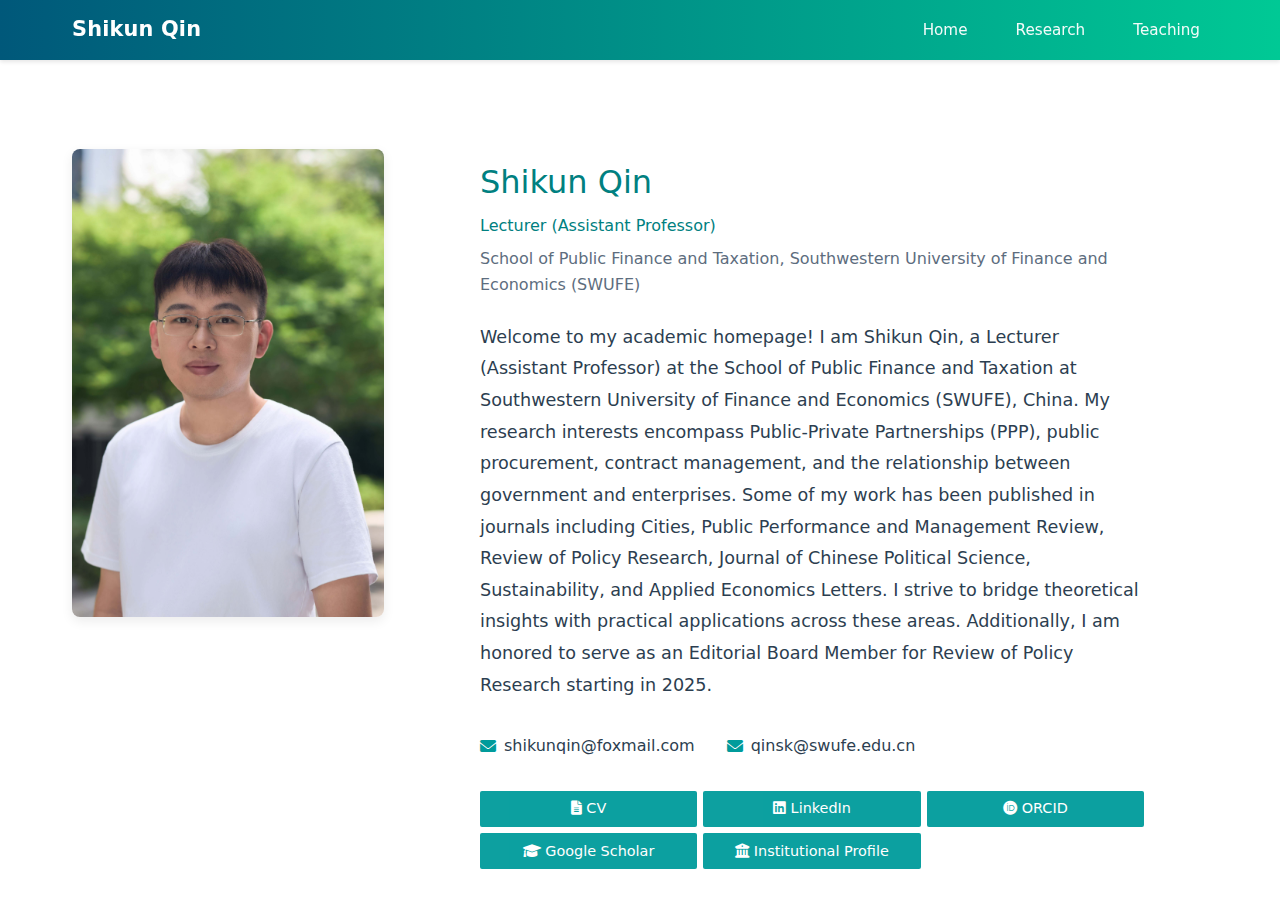
<file: index.html>
<!DOCTYPE html>
<html lang="en">
<head>
    <meta charset="UTF-8">
    <meta name="viewport" content="width=device-width, initial-scale=1.0">
    <title>Shikun Qin's Personal Website</title>
    <meta name="description" content="Shikun Qin's personal academic website. Assistant Professor at SWUFE specializing in Public-Private Partnerships and public procurement.">
    <meta name="keywords" content="Shikun Qin, SWUFE, Public-Private Partnerships, PPP, public procurement, academic">
    <meta name="author" content="Shikun Qin">
    <link rel="stylesheet" href="styles.css">
    <link rel="stylesheet" href="https://cdnjs.cloudflare.com/ajax/libs/font-awesome/6.0.0/css/all.min.css">
    <link href="https://fonts.googleapis.com/css2?family=Roboto:wght@300;400;500&family=Lora:wght@400;500&display=swap" rel="stylesheet">
</head>
<body>
    <nav class="navbar">
        <div class="nav-container">
            <a href="index.html" class="nav-name">Shikun Qin</a>
            <div class="nav-links">
                <a href="index.html">Home</a>
                <a href="research.html">Research</a>
                <a href="teaching.html">Teaching</a>
            </div>
        </div>
    </nav>

    <main class="container">
        <div class="home-content">
            <div class="photo-section">
                <img src="images/photo.jpg" alt="Shikun Qin" class="profile-photo">
            </div>
            <div class="info-section">
                <h1 class="name">Shikun Qin</h1>
                <p class="title">Lecturer (Assistant Professor)</p>
                <p class="affiliation">School of Public Finance and Taxation, <a href="https://e.swufe.edu.cn/" target="_blank">Southwestern University of Finance and Economics (SWUFE)</a></p>
                
                <div class="introduction">
                    <p><span class="welcome-text">Welcome to my academic homepage! </span>I am Shikun Qin, a Lecturer (Assistant Professor) at the School of Public Finance and Taxation at Southwestern University of Finance and Economics (SWUFE), China. My research interests encompass Public-Private Partnerships (PPP), public procurement, contract management, and the relationship between government and enterprises. Some of my work has been published in journals including Cities, Public Performance and Management Review, Review of Policy Research, Journal of Chinese Political Science, Sustainability, and Applied Economics Letters. I strive to bridge theoretical insights with practical applications across these areas. Additionally, I am honored to serve as an Editorial Board Member for Review of Policy Research starting in 2025.</p>
                </div>

                <div class="email-container">
                    <div class="email-text">
                        <i class="fas fa-envelope"></i> shikunqin@foxmail.com
                    </div>
                    <div class="email-text">
                        <i class="fas fa-envelope"></i> qinsk@swufe.edu.cn
                    </div>
                </div>

                <div class="buttons">
                    <a href="pdf/CV_SHIKUN QIN.pdf" class="btn" target="_blank">
                        <i class="fas fa-file-alt"></i> CV
                    </a>
                    <a href="https://www.linkedin.com/in/shikunqin" class="btn" target="_blank">
                        <i class="fab fa-linkedin"></i> LinkedIn
                    </a>
                    <a href="https://orcid.org/0000-0001-5039-048X" class="btn" target="_blank">
                        <i class="fab fa-orcid"></i> ORCID
                    </a>
                    <a href="https://scholar.google.com.hk/citations?user=auSOhg8AAAAJ&hl=zh-CN" class="btn" target="_blank">
                        <i class="fas fa-graduation-cap"></i> Google Scholar
                    </a>
                    <a href="https://spft.swufe.edu.cn/info/1071/18703.htm" class="btn" target="_blank">
                        <i class="fas fa-university"></i> Institutional Profile
                    </a>
                </div>
            </div>
        </div>
    </main>

    <script src="script.js"></script>
</body>
</html>
</file>
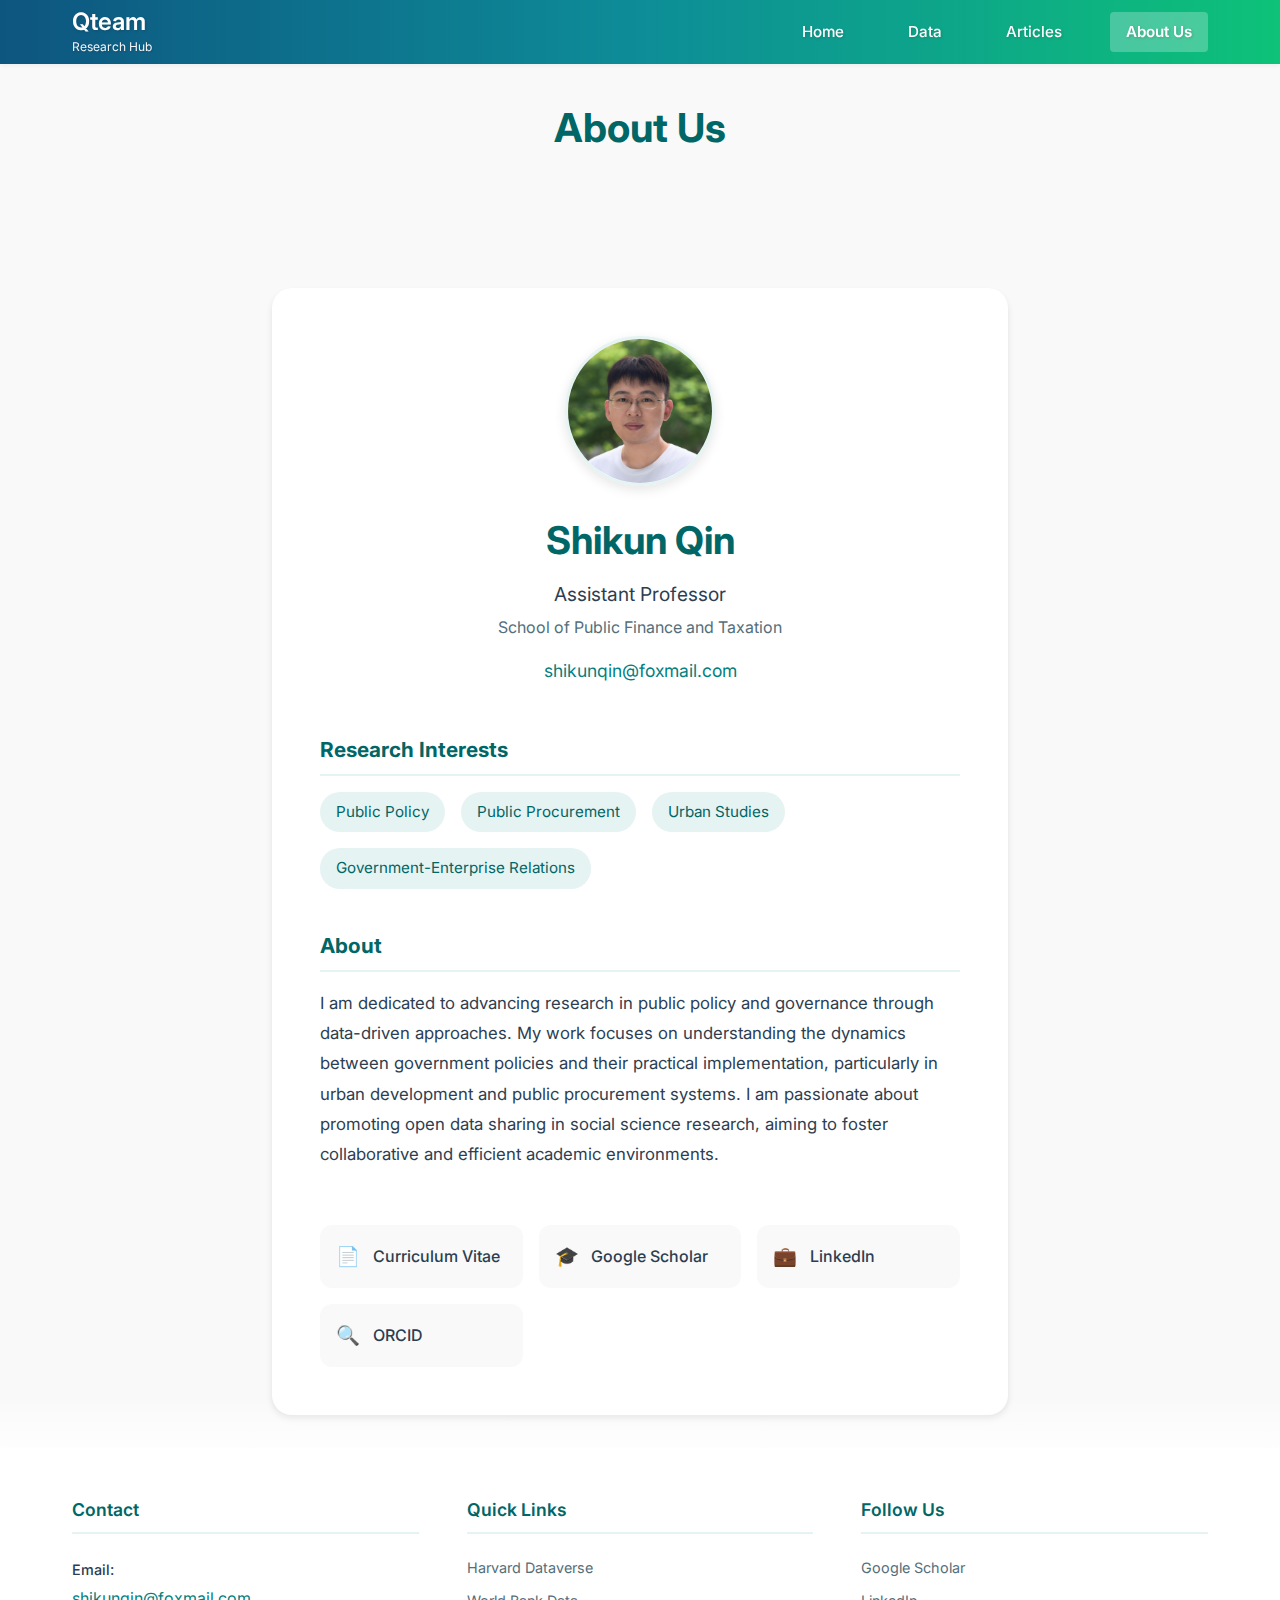
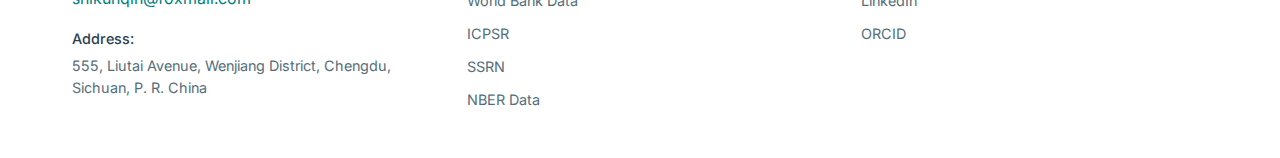
<file: about.html>
<!DOCTYPE html>
<html lang="en">
<head>
    <meta charset="UTF-8">
    <meta name="viewport" content="width=device-width, initial-scale=1.0">
    <title>About Us - Qteam Research Hub</title>
    <link rel="stylesheet" href="css/style.css">
    <link rel="preconnect" href="https://fonts.googleapis.com">
    <link rel="preconnect" href="https://fonts.gstatic.com" crossorigin>
    <link href="https://fonts.googleapis.com/css2?family=Inter:wght@400;500;600;700&display=swap" rel="stylesheet">
</head>
<body>
    <header>
        <nav class="navbar">
            <div class="nav-content">
                <div class="nav-left">
                    <a href="index.html" class="logo">
                        <span class="logo-text">Qteam</span>
                        <span class="logo-tagline">Research Hub</span>
                    </a>
                    <div class="nav-links">
                        <a href="index.html">Home</a>
                        <a href="data.html">Data</a>
                        <a href="articles.html">Articles</a>
                        <a href="about.html" class="active">About Us</a>
                    </div>
                </div>
            </div>
        </nav>
    </header>

    <main>
        <section class="page-header">
            <h1>About Us</h1>
        </section>

        <section class="profile-section">
            <div class="profile-card">
                <div class="profile-header">
                    <div class="profile-image">
                        <img src="images/team/xjpic.jpg" alt="Professor Shikun Qin">
                    </div>
                    <div class="profile-title">
                        <h2>Shikun Qin</h2>
                        <p class="position">Assistant Professor</p>
                        <p class="department">School of Public Finance and Taxation</p>
                        <p class="email">shikunqin@foxmail.com</p>
                    </div>
                </div>

                <div class="profile-content">
                    <div class="research-interests">
                        <h3>Research Interests</h3>
                        <ul>
                            <li>Public Policy</li>
                            <li>Public Procurement</li>
                            <li>Urban Studies</li>
                            <li>Government-Enterprise Relations</li>
                        </ul>
                    </div>

                    <div class="profile-bio">
                        <h3>About</h3>
                        <p>I am dedicated to advancing research in public policy and governance through data-driven approaches. My work focuses on understanding the dynamics between government policies and their practical implementation, particularly in urban development and public procurement systems. I am passionate about promoting open data sharing in social science research, aiming to foster collaborative and efficient academic environments.</p>
                    </div>

                    <div class="profile-links">
                        <a href="pdf/CV_SHIKUN QIN.pdf" class="profile-link" target="_blank">
                            <span class="link-icon">📄</span>
                            <span class="link-text">Curriculum Vitae</span>
                        </a>
                        <a href="https://scholar.google.com/citations?user=auSOhg8AAAAJ&hl=en" class="profile-link" target="_blank">
                            <span class="link-icon">🎓</span>
                            <span class="link-text">Google Scholar</span>
                        </a>
                        <a href="https://www.linkedin.com/in/shikunqin" class="profile-link" target="_blank">
                            <span class="link-icon">💼</span>
                            <span class="link-text">LinkedIn</span>
                        </a>
                        <a href="https://orcid.org/0000-0001-5039-048X" class="profile-link" target="_blank">
                            <span class="link-icon">🔍</span>
                            <span class="link-text">ORCID</span>
                        </a>
                    </div>
                </div>
            </div>
        </section>
    </main>

    <footer class="site-footer">
        <div class="footer-content">
            <div class="footer-section">
                <h4 class="footer-title">Contact</h4>
                <div class="contact-info">
                    <div class="contact-item">
                        <span class="label">Email:</span>
                        <a href="mailto:shikunqin@foxmail.com">shikunqin@foxmail.com</a>
                    </div>
                    <div class="contact-item">
                        <span class="label">Address:</span>
                        <div class="address-info">
                            <p>555, Liutai Avenue, Wenjiang District, Chengdu, Sichuan, P. R. China</p>
                        </div>
                    </div>
                </div>
            </div>
            <div class="footer-section">
                <h4 class="footer-title">Quick Links</h4>
                <div class="footer-links">
                    <a href="https://dataverse.harvard.edu/" target="_blank">Harvard Dataverse</a>
                    <a href="https://data.worldbank.org/" target="_blank">World Bank Data</a>
                    <a href="https://www.icpsr.umich.edu/" target="_blank">ICPSR</a>
                    <a href="https://www.ssrn.com/" target="_blank">SSRN</a>
                    <a href="https://www.nber.org/research/data" target="_blank">NBER Data</a>
                </div>
            </div>
            <div class="footer-section">
                <h4 class="footer-title">Follow Us</h4>
                <div class="social-links">
                    <a href="https://scholar.google.com/citations?user=auSOhg8AAAAJ&hl=en" target="_blank">Google Scholar</a>
                    <a href="https://www.linkedin.com/in/shikunqin" target="_blank">LinkedIn</a>
                    <a href="https://orcid.org/0000-0001-5039-048X" target="_blank">ORCID</a>
                </div>
            </div>
        </div>
    </footer>

    <script>
        // 滚动时改变导航栏样式
        window.addEventListener('scroll', () => {
            const navbar = document.querySelector('.navbar');
            if (window.scrollY > 50) {
                navbar.classList.add('scrolled');
            } else {
                navbar.classList.remove('scrolled');
            }
        });
    </script>
</body>
</html>
</file>
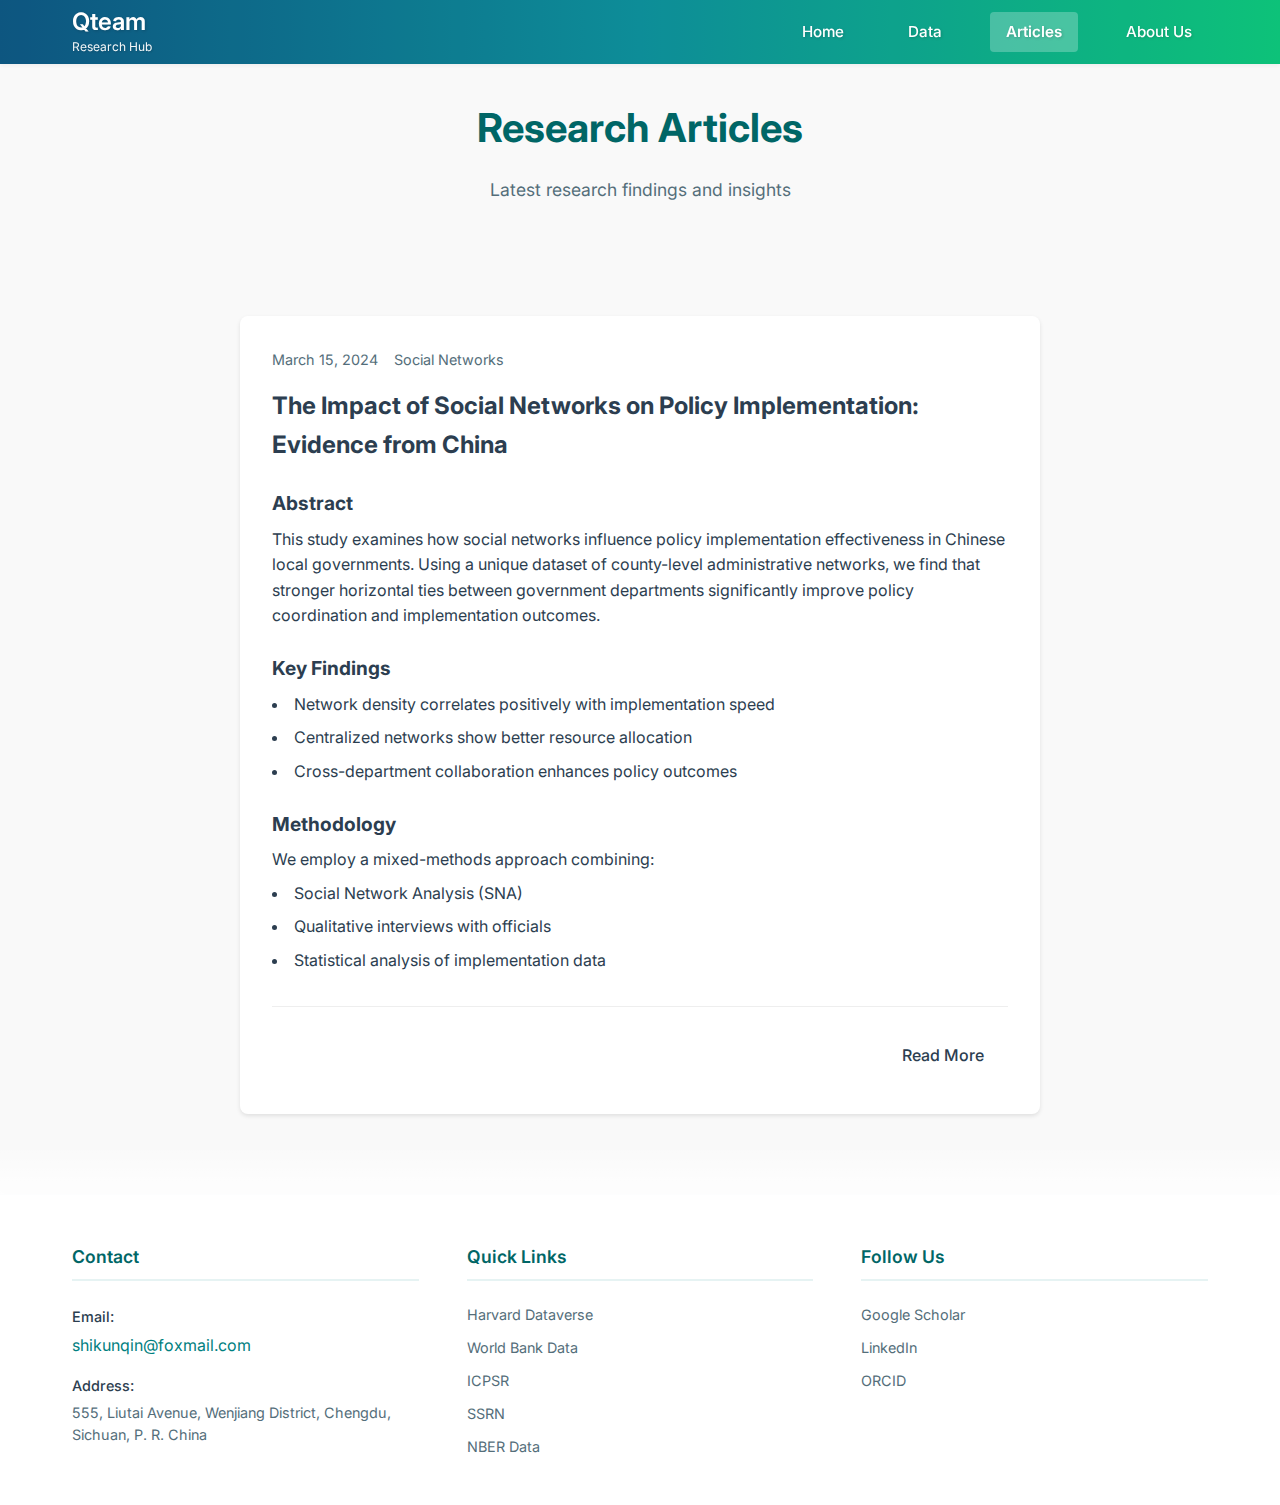
<file: articles.html>
<!DOCTYPE html>
<html lang="en">
<head>
    <meta charset="UTF-8">
    <meta name="viewport" content="width=device-width, initial-scale=1.0">
    <title>Articles - Qteam Research Hub</title>
    <link rel="stylesheet" href="css/style.css">
    <link rel="preconnect" href="https://fonts.googleapis.com">
    <link rel="preconnect" href="https://fonts.gstatic.com" crossorigin>
    <link href="https://fonts.googleapis.com/css2?family=Inter:wght@400;500;600;700&display=swap" rel="stylesheet">
</head>
<body>
    <header>
        <nav class="navbar">
            <div class="nav-content">
                <div class="nav-left">
                    <a href="index.html" class="logo">
                        <span class="logo-text">Qteam</span>
                        <span class="logo-tagline">Research Hub</span>
                    </a>
                    <div class="nav-links">
                        <a href="index.html">Home</a>
                        <a href="data.html">Data</a>
                        <a href="articles.html" class="active">Articles</a>
                        <a href="about.html">About Us</a>
                    </div>
                </div>
            </div>
        </nav>
    </header>

    <main>
        <section class="page-header">
            <h1>Research Articles</h1>
            <p>Latest research findings and insights</p>
        </section>

        <section class="articles-grid">
            <article class="article-card">
                <div class="article-meta">
                    <span class="date">March 15, 2024</span>
                    <span class="category">Social Networks</span>
                </div>
                <h2>The Impact of Social Networks on Policy Implementation: Evidence from China</h2>
                <div class="article-preview">
                    <h3>Abstract</h3>
                    <p>This study examines how social networks influence policy implementation effectiveness in Chinese local governments. Using a unique dataset of county-level administrative networks, we find that stronger horizontal ties between government departments significantly improve policy coordination and implementation outcomes.</p>
                    
                    <h3>Key Findings</h3>
                    <ul>
                        <li>Network density correlates positively with implementation speed</li>
                        <li>Centralized networks show better resource allocation</li>
                        <li>Cross-department collaboration enhances policy outcomes</li>
                    </ul>
                    
                    <h3>Methodology</h3>
                    <p>We employ a mixed-methods approach combining:</p>
                    <ul>
                        <li>Social Network Analysis (SNA)</li>
                        <li>Qualitative interviews with officials</li>
                        <li>Statistical analysis of implementation data</li>
                    </ul>
                </div>
                <div class="article-footer">
                    <a href="#" class="button secondary">Read More</a>
                </div>
            </article>
            <!-- 可以添加更多文章 -->
        </section>
    </main>

    <footer class="site-footer">
        <div class="footer-content">
            <div class="footer-section">
                <h4 class="footer-title">Contact</h4>
                <div class="contact-info">
                    <div class="contact-item">
                        <span class="label">Email:</span>
                        <a href="mailto:shikunqin@foxmail.com">shikunqin@foxmail.com</a>
                    </div>
                    <div class="contact-item">
                        <span class="label">Address:</span>
                        <div class="address-info">
                            <p>555, Liutai Avenue, Wenjiang District, Chengdu, Sichuan, P. R. China</p>
                        </div>
                    </div>
                </div>
            </div>
            <div class="footer-section">
                <h4 class="footer-title">Quick Links</h4>
                <div class="footer-links">
                    <a href="https://dataverse.harvard.edu/" target="_blank">Harvard Dataverse</a>
                    <a href="https://data.worldbank.org/" target="_blank">World Bank Data</a>
                    <a href="https://www.icpsr.umich.edu/" target="_blank">ICPSR</a>
                    <a href="https://www.ssrn.com/" target="_blank">SSRN</a>
                    <a href="https://www.nber.org/research/data" target="_blank">NBER Data</a>
                </div>
            </div>
            <div class="footer-section">
                <h4 class="footer-title">Follow Us</h4>
                <div class="social-links">
                    <a href="https://scholar.google.com/citations?user=auSOhg8AAAAJ&hl=en" target="_blank">Google Scholar</a>
                    <a href="https://www.linkedin.com/in/shikunqin" target="_blank">LinkedIn</a>
                    <a href="https://orcid.org/0000-0001-5039-048X" target="_blank">ORCID</a>
                </div>
            </div>
        </div>
    </footer>
</body>
</html>
</file>
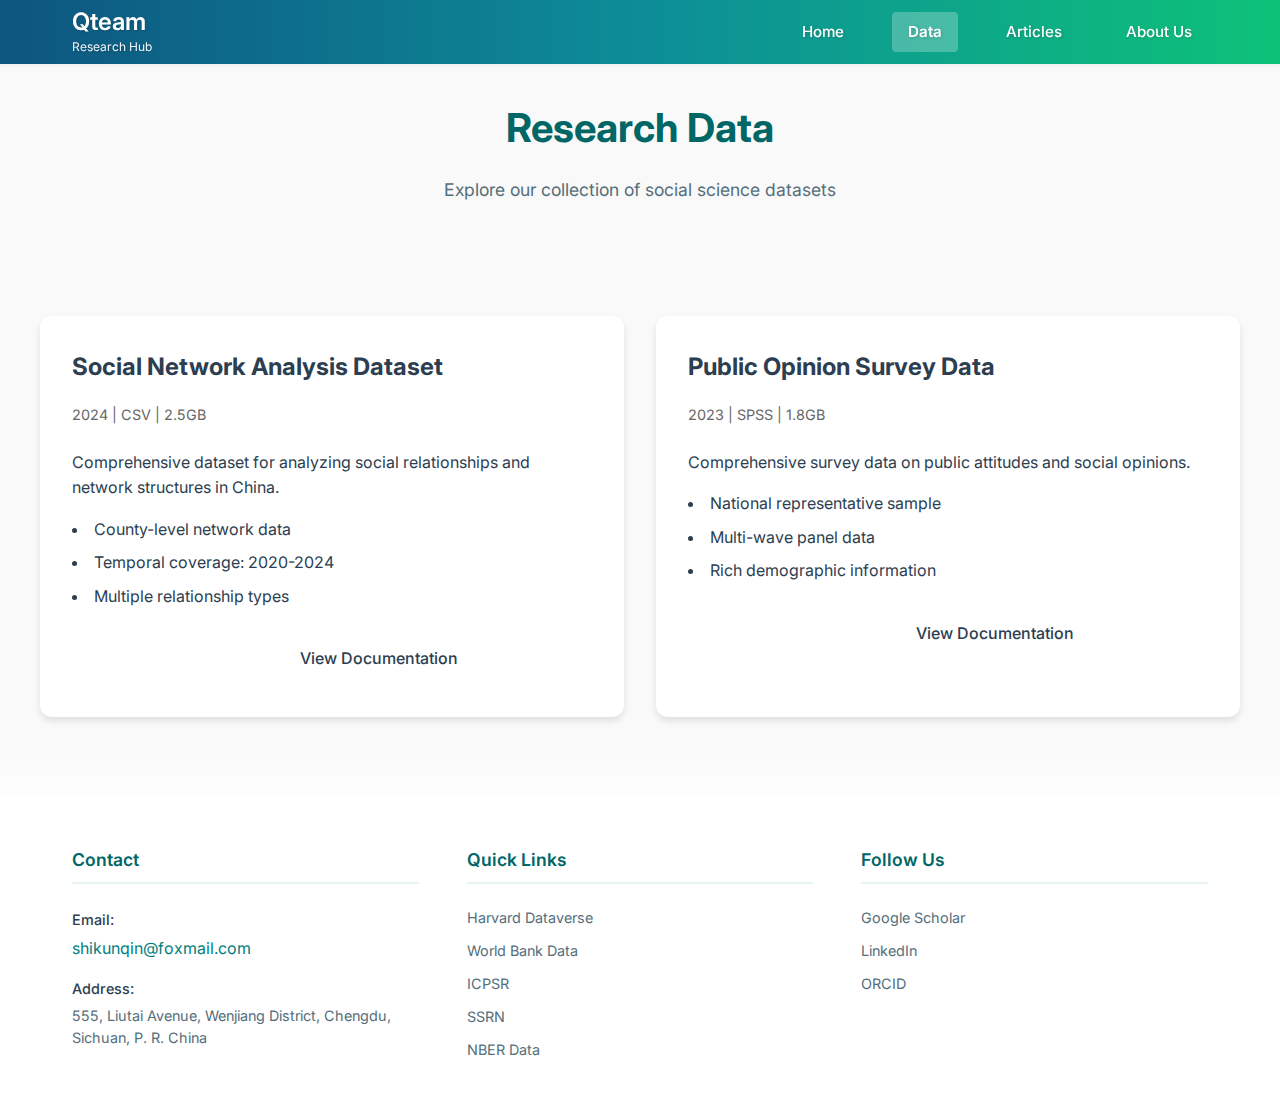
<file: data.html>
<!DOCTYPE html>
<html lang="en">
<head>
    <meta charset="UTF-8">
    <meta name="viewport" content="width=device-width, initial-scale=1.0">
    <title>Data - Qteam Research Hub</title>
    <link rel="stylesheet" href="css/style.css">
    <link rel="preconnect" href="https://fonts.googleapis.com">
    <link rel="preconnect" href="https://fonts.gstatic.com" crossorigin>
    <link href="https://fonts.googleapis.com/css2?family=Inter:wght@400;500;600;700&display=swap" rel="stylesheet">
</head>
<body>
    <header>
        <nav class="navbar">
            <div class="nav-content">
                <div class="nav-left">
                    <a href="index.html" class="logo">
                        <span class="logo-text">Qteam</span>
                        <span class="logo-tagline">Research Hub</span>
                    </a>
                    <div class="nav-links">
                        <a href="index.html">Home</a>
                        <a href="data.html" class="active">Data</a>
                        <a href="articles.html">Articles</a>
                        <a href="about.html">About Us</a>
                    </div>
                </div>
            </div>
        </nav>
    </header>

    <main>
        <section class="page-header">
            <h1>Research Data</h1>
            <p>Explore our collection of social science datasets</p>
        </section>

        <section class="data-grid">
            <article class="data-card">
                <div class="data-header">
                    <h2>Social Network Analysis Dataset</h2>
                    <span class="data-meta">2024 | CSV | 2.5GB</span>
                </div>
                <div class="data-content">
                    <p>Comprehensive dataset for analyzing social relationships and network structures in China.</p>
                    <ul class="data-features">
                        <li>County-level network data</li>
                        <li>Temporal coverage: 2020-2024</li>
                        <li>Multiple relationship types</li>
                    </ul>
                    <div class="data-actions">
                        <a href="#" class="button primary">Download Dataset</a>
                        <a href="#" class="button secondary">View Documentation</a>
                    </div>
                </div>
            </article>

            <article class="data-card">
                <div class="data-header">
                    <h2>Public Opinion Survey Data</h2>
                    <span class="data-meta">2023 | SPSS | 1.8GB</span>
                </div>
                <div class="data-content">
                    <p>Comprehensive survey data on public attitudes and social opinions.</p>
                    <ul class="data-features">
                        <li>National representative sample</li>
                        <li>Multi-wave panel data</li>
                        <li>Rich demographic information</li>
                    </ul>
                    <div class="data-actions">
                        <a href="#" class="button primary">Download Dataset</a>
                        <a href="#" class="button secondary">View Documentation</a>
                    </div>
                </div>
            </article>
        </section>
    </main>

    <footer class="site-footer">
        <div class="footer-content">
            <div class="footer-section">
                <h4 class="footer-title">Contact</h4>
                <div class="contact-info">
                    <div class="contact-item">
                        <span class="label">Email:</span>
                        <a href="mailto:shikunqin@foxmail.com">shikunqin@foxmail.com</a>
                    </div>
                    <div class="contact-item">
                        <span class="label">Address:</span>
                        <div class="address-info">
                            <p>555, Liutai Avenue, Wenjiang District, Chengdu, Sichuan, P. R. China</p>
                        </div>
                    </div>
                </div>
            </div>
            <div class="footer-section">
                <h4 class="footer-title">Quick Links</h4>
                <div class="footer-links">
                    <a href="https://dataverse.harvard.edu/" target="_blank">Harvard Dataverse</a>
                    <a href="https://data.worldbank.org/" target="_blank">World Bank Data</a>
                    <a href="https://www.icpsr.umich.edu/" target="_blank">ICPSR</a>
                    <a href="https://www.ssrn.com/" target="_blank">SSRN</a>
                    <a href="https://www.nber.org/research/data" target="_blank">NBER Data</a>
                </div>
            </div>
            <div class="footer-section">
                <h4 class="footer-title">Follow Us</h4>
                <div class="social-links">
                    <a href="https://scholar.google.com/citations?user=auSOhg8AAAAJ&hl=en" target="_blank">Google Scholar</a>
                    <a href="https://www.linkedin.com/in/shikunqin" target="_blank">LinkedIn</a>
                    <a href="https://orcid.org/0000-0001-5039-048X" target="_blank">ORCID</a>
                </div>
            </div>
        </div>
    </footer>
</body>
</html>
</file>
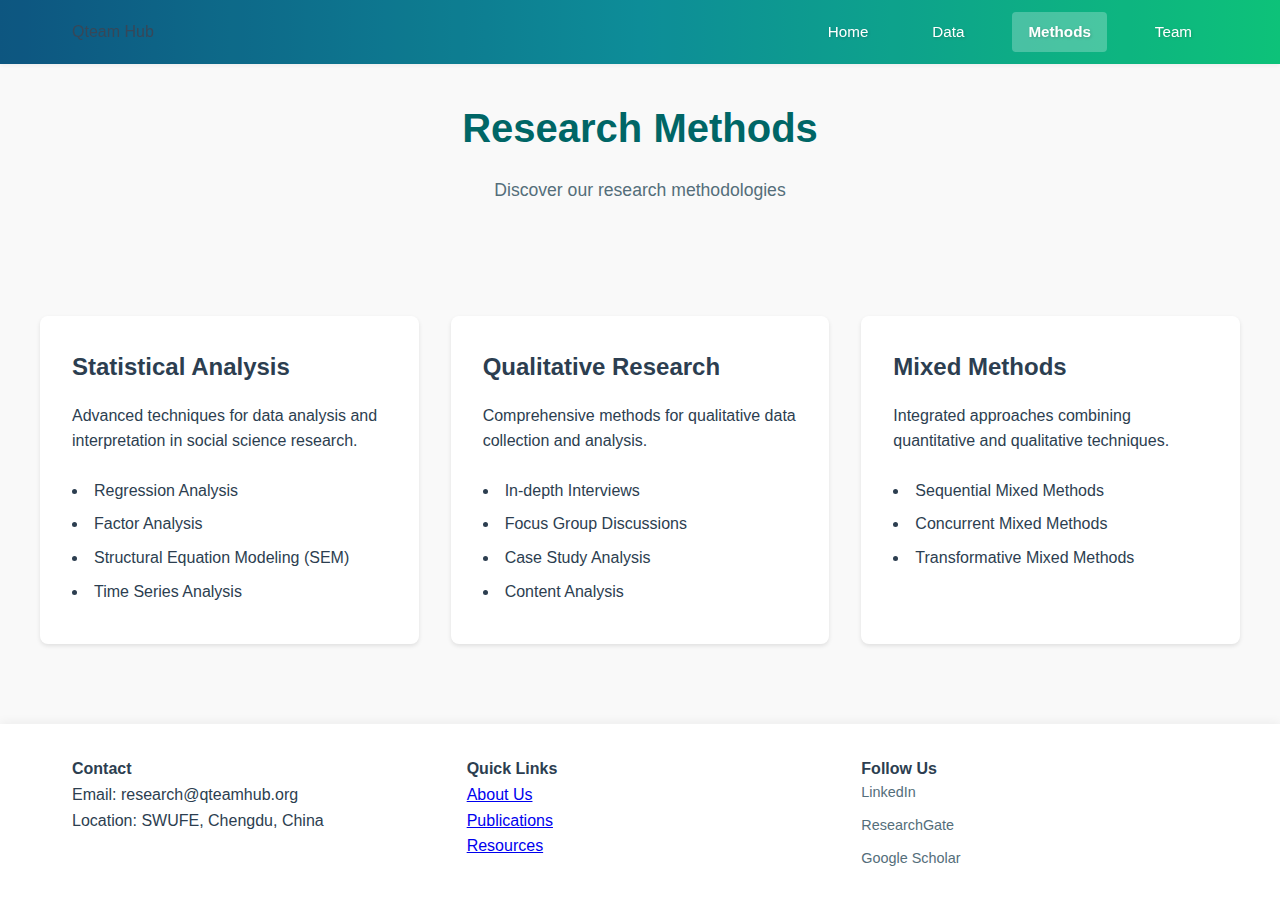
<file: methods.html>
<!DOCTYPE html>
<html lang="en">
<head>
    <meta charset="UTF-8">
    <meta name="viewport" content="width=device-width, initial-scale=1.0">
    <title>Research Methods - Qteam Hub</title>
    <link rel="stylesheet" href="css/style.css">
</head>
<body>
    <header>
        <nav class="navbar">
            <div class="nav-content">
                <div class="nav-left">
                    <div class="logo">Qteam Hub</div>
                    <div class="nav-links">
                        <a href="index.html">Home</a>
                        <a href="data.html">Data</a>
                        <a href="methods.html" class="active">Methods</a>
                        <a href="team.html">Team</a>
                    </div>
                </div>
            </div>
        </nav>
    </header>

    <main>
        <section class="page-header">
            <h1>Research Methods</h1>
            <p>Discover our research methodologies</p>
        </section>

        <section class="methods-grid">
            <article class="method-card">
                <h2>Statistical Analysis</h2>
                <p class="description">Advanced techniques for data analysis and interpretation in social science research.</p>
                <ul>
                    <li>Regression Analysis</li>
                    <li>Factor Analysis</li>
                    <li>Structural Equation Modeling (SEM)</li>
                    <li>Time Series Analysis</li>
                </ul>
            </article>
            
            <article class="method-card">
                <h2>Qualitative Research</h2>
                <p class="description">Comprehensive methods for qualitative data collection and analysis.</p>
                <ul>
                    <li>In-depth Interviews</li>
                    <li>Focus Group Discussions</li>
                    <li>Case Study Analysis</li>
                    <li>Content Analysis</li>
                </ul>
            </article>
            
            <article class="method-card">
                <h2>Mixed Methods</h2>
                <p class="description">Integrated approaches combining quantitative and qualitative techniques.</p>
                <ul>
                    <li>Sequential Mixed Methods</li>
                    <li>Concurrent Mixed Methods</li>
                    <li>Transformative Mixed Methods</li>
                </ul>
            </article>
        </section>
    </main>

    <footer>
        <div class="footer-content">
            <div class="footer-section">
                <h4>Contact</h4>
                <p>Email: research@qteamhub.org</p>
                <p>Location: SWUFE, Chengdu, China</p>
            </div>
            <div class="footer-section">
                <h4>Quick Links</h4>
                <a href="#">About Us</a>
                <a href="#">Publications</a>
                <a href="#">Resources</a>
            </div>
            <div class="footer-section">
                <h4>Follow Us</h4>
                <div class="social-links">
                    <a href="#">LinkedIn</a>
                    <a href="#">ResearchGate</a>
                    <a href="#">Google Scholar</a>
                </div>
            </div>
        </div>
    </footer>
</body>
</html>
</file>
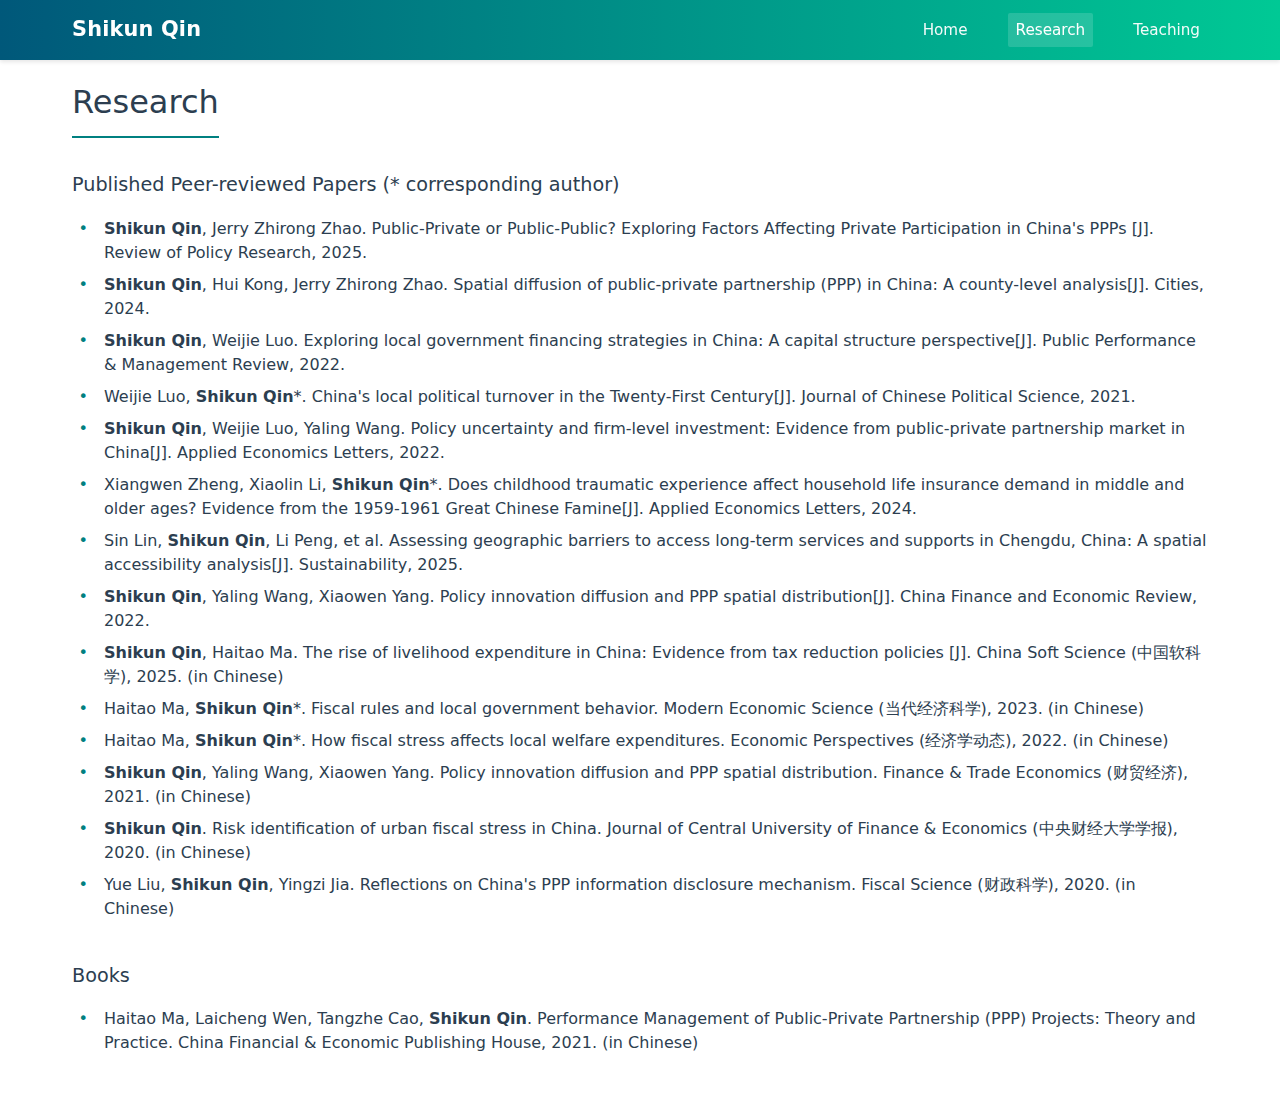
<file: research.html>
<!DOCTYPE html>
<html lang="en">
<head>
    <meta charset="UTF-8">
    <meta name="viewport" content="width=device-width, initial-scale=1.0">
    <title>Research - Shikun Qin's Personal Website</title>
    <meta name="description" content="Shikun Qin's research on Public-Private Partnerships, public procurement, and government-enterprise relations.">
    <meta name="keywords" content="Shikun Qin, research, publications, PPP, public procurement, academic papers">
    <meta name="author" content="Shikun Qin">
    <link rel="stylesheet" href="styles.css">
    <link rel="stylesheet" href="https://cdnjs.cloudflare.com/ajax/libs/font-awesome/6.0.0/css/all.min.css">
    <link href="https://fonts.googleapis.com/css2?family=Roboto:wght@300;400;500&family=Lora:wght@400;500&display=swap" rel="stylesheet">
</head>
<body>
    <nav class="navbar">
        <div class="nav-container">
            <a href="index.html" class="nav-name">Shikun Qin</a>
            <div class="nav-links">
                <a href="index.html">Home</a>
                <a href="research.html" class="active">Research</a>
                <a href="teaching.html">Teaching</a>
            </div>
        </div>
    </nav>

    <div class="container">
        <h1 class="section-title">Research</h1>
        
        <div class="content-section">
            <h2 class="subsection-title">Published Peer-reviewed Papers (* corresponding author)</h2>
            <div class="content-list">
                <div class="content-item">
                    <strong>Shikun Qin</strong>, Jerry Zhirong Zhao. Public-Private or Public-Public? Exploring Factors Affecting Private Participation in China's PPPs [J]. Review of Policy Research, 2025.
                </div>

                <div class="content-item">
                    <strong>Shikun Qin</strong>, Hui Kong, Jerry Zhirong Zhao. Spatial diffusion of public-private partnership (PPP) in China: A county-level analysis[J]. Cities, 2024.
                </div>

                <div class="content-item">
                    <strong>Shikun Qin</strong>, Weijie Luo. Exploring local government financing strategies in China: A capital structure perspective[J]. Public Performance & Management Review, 2022.
                </div>

                <div class="content-item">
                    Weijie Luo, <strong>Shikun Qin</strong>*. China's local political turnover in the Twenty-First Century[J]. Journal of Chinese Political Science, 2021.
                </div>

                <div class="content-item">
                    <strong>Shikun Qin</strong>, Weijie Luo, Yaling Wang. Policy uncertainty and firm-level investment: Evidence from public-private partnership market in China[J]. Applied Economics Letters, 2022.
                </div>

                <div class="content-item">
                    Xiangwen Zheng, Xiaolin Li, <strong>Shikun Qin</strong>*. Does childhood traumatic experience affect household life insurance demand in middle and older ages? Evidence from the 1959-1961 Great Chinese Famine[J]. Applied Economics Letters, 2024.
                </div>

                <div class="content-item">
                    Sin Lin, <strong>Shikun Qin</strong>, Li Peng, et al. Assessing geographic barriers to access long-term services and supports in Chengdu, China: A spatial accessibility analysis[J]. Sustainability, 2025.
                </div>

                <div class="content-item">
                    <strong>Shikun Qin</strong>, Yaling Wang, Xiaowen Yang. Policy innovation diffusion and PPP spatial distribution[J]. China Finance and Economic Review, 2022.
                </div>

                <div class="content-item">
                    <strong>Shikun Qin</strong>, Haitao Ma. The rise of livelihood expenditure in China: Evidence from tax reduction policies [J]. China Soft Science (中国软科学), 2025. (in Chinese)
                </div>

                <div class="content-item">
                    Haitao Ma, <strong>Shikun Qin</strong>*. Fiscal rules and local government behavior. Modern Economic Science (当代经济科学), 2023. (in Chinese)
                </div>

                <div class="content-item">
                    Haitao Ma, <strong>Shikun Qin</strong>*. How fiscal stress affects local welfare expenditures. Economic Perspectives (经济学动态), 2022. (in Chinese)
                </div>

                <div class="content-item">
                    <strong>Shikun Qin</strong>, Yaling Wang, Xiaowen Yang. Policy innovation diffusion and PPP spatial distribution. Finance & Trade Economics (财贸经济), 2021. (in Chinese)
                </div>

                <div class="content-item">
                    <strong>Shikun Qin</strong>. Risk identification of urban fiscal stress in China. Journal of Central University of Finance & Economics (中央财经大学学报), 2020. (in Chinese)
                </div>

                <div class="content-item">
                    Yue Liu, <strong>Shikun Qin</strong>, Yingzi Jia. Reflections on China's PPP information disclosure mechanism. Fiscal Science (财政科学), 2020. (in Chinese)
                </div>
            </div>
        </div>

        <div class="content-section">
            <h2 class="subsection-title">Books</h2>
            <div class="content-list">
                <div class="content-item">
                    Haitao Ma, Laicheng Wen, Tangzhe Cao, <strong>Shikun Qin</strong>. Performance Management of Public-Private Partnership (PPP) Projects: Theory and Practice. China Financial & Economic Publishing House, 2021. (in Chinese)
                </div>
            </div>
        </div>
    </div>

    <script src="script.js"></script>
</body>
</html>
</file>
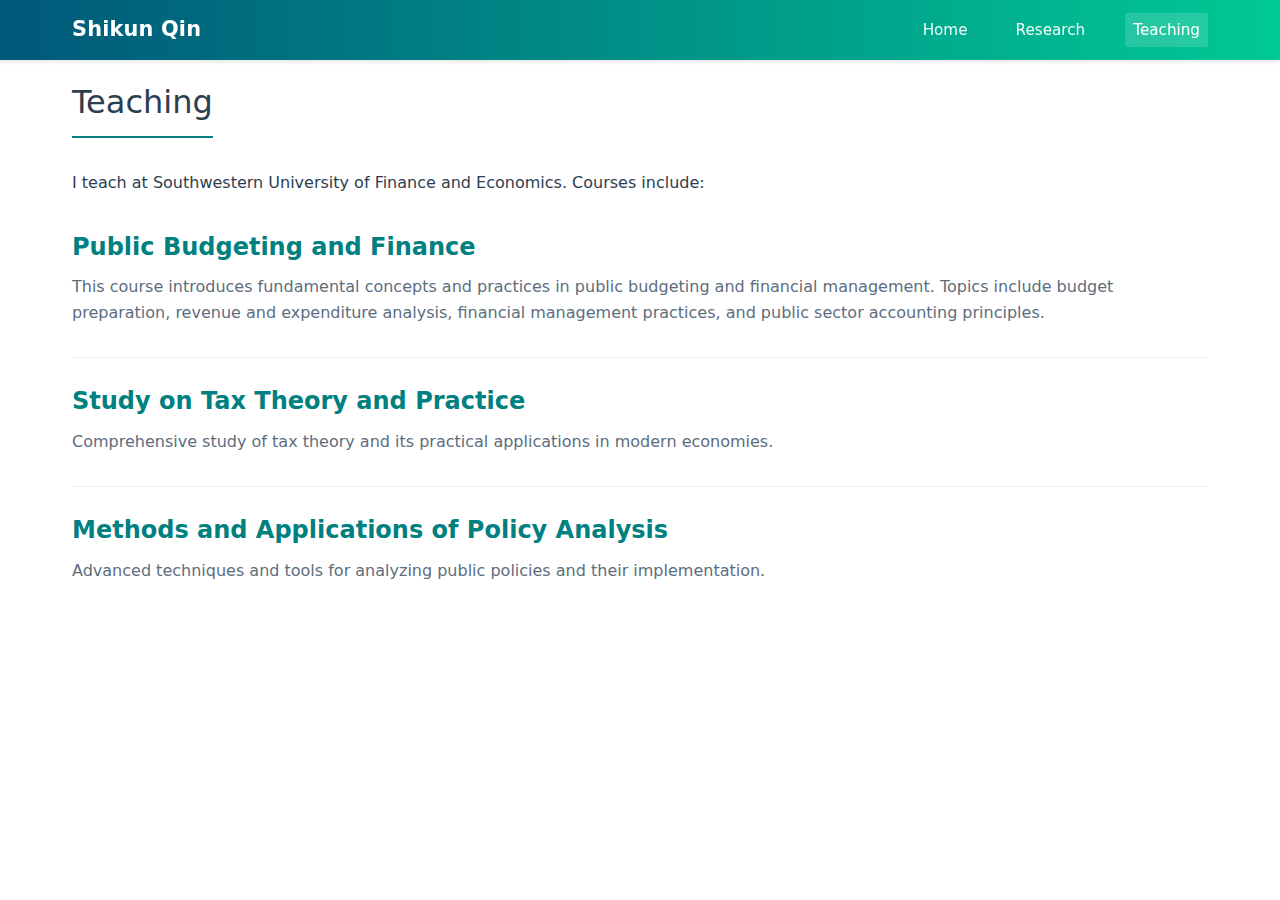
<file: teaching.html>
<!DOCTYPE html>
<html lang="en">
<head>
    <meta charset="UTF-8">
    <meta name="viewport" content="width=device-width, initial-scale=1.0">
    <title>Teaching - Shikun Qin's Personal Website</title>
    <meta name="description" content="Shikun Qin's teaching portfolio and courses at Southwestern University of Finance and Economics.">
    <meta name="keywords" content="Shikun Qin, teaching, courses, public finance, tax theory, policy analysis, SWUFE">
    <meta name="author" content="Shikun Qin">
    <link rel="stylesheet" href="styles.css">
    <link rel="stylesheet" href="https://cdnjs.cloudflare.com/ajax/libs/font-awesome/6.0.0/css/all.min.css">
    <link href="https://fonts.googleapis.com/css2?family=Roboto:wght@300;400;500&family=Lora:wght@400;500&display=swap" rel="stylesheet">
    <style>
        .courses {
            margin-top: 2rem;
        }
        .course {
            margin-bottom: 1.5rem;
            padding-bottom: 1.5rem;
            border-bottom: 1px solid #eee;
        }
        .course:last-child {
            border-bottom: none;
        }
        .course-title {
            color: var(--primary-color);
            margin-bottom: 0.5rem;
        }
        .course-description {
            color: var(--light-text);
            margin-bottom: 0.5rem;
        }
    </style>
</head>
<body>
    <nav class="navbar">
        <div class="nav-container">
            <a href="./index.html" class="nav-name">Shikun Qin</a>
            <div class="nav-links">
                <a href="./index.html">Home</a>
                <a href="./research.html">Research</a>
                <a href="./teaching.html" class="active">Teaching</a>
                <button id="language-toggle" class="language-toggle">English/中文</button>
            </div>
        </div>
    </nav>

    <main class="container">
        <div class="teaching-content">
            <h1 class="section-title">Teaching</h1>
            <div class="teaching-intro">
                I teach at Southwestern University of Finance and Economics. Courses include:
            </div>

            <div class="courses">
                <div class="course">
                    <h2 class="course-title">Public Budgeting and Finance</h2>
                    <p class="course-description">
                        This course introduces fundamental concepts and practices in public budgeting and financial management. 
                        Topics include budget preparation, revenue and expenditure analysis, financial management practices, 
                        and public sector accounting principles.
                    </p>
                </div>

                <div class="course">
                    <h2 class="course-title">Study on Tax Theory and Practice</h2>
                    <p class="course-description">Comprehensive study of tax theory and its practical applications in modern economies.</p>
                </div>

                <div class="course">
                    <h2 class="course-title">Methods and Applications of Policy Analysis</h2>
                    <p class="course-description">Advanced techniques and tools for analyzing public policies and their implementation.</p>
                </div>
            </div>
        </div>
    </main>

    <script src="script.js"></script>
</body>
</html>
</file>
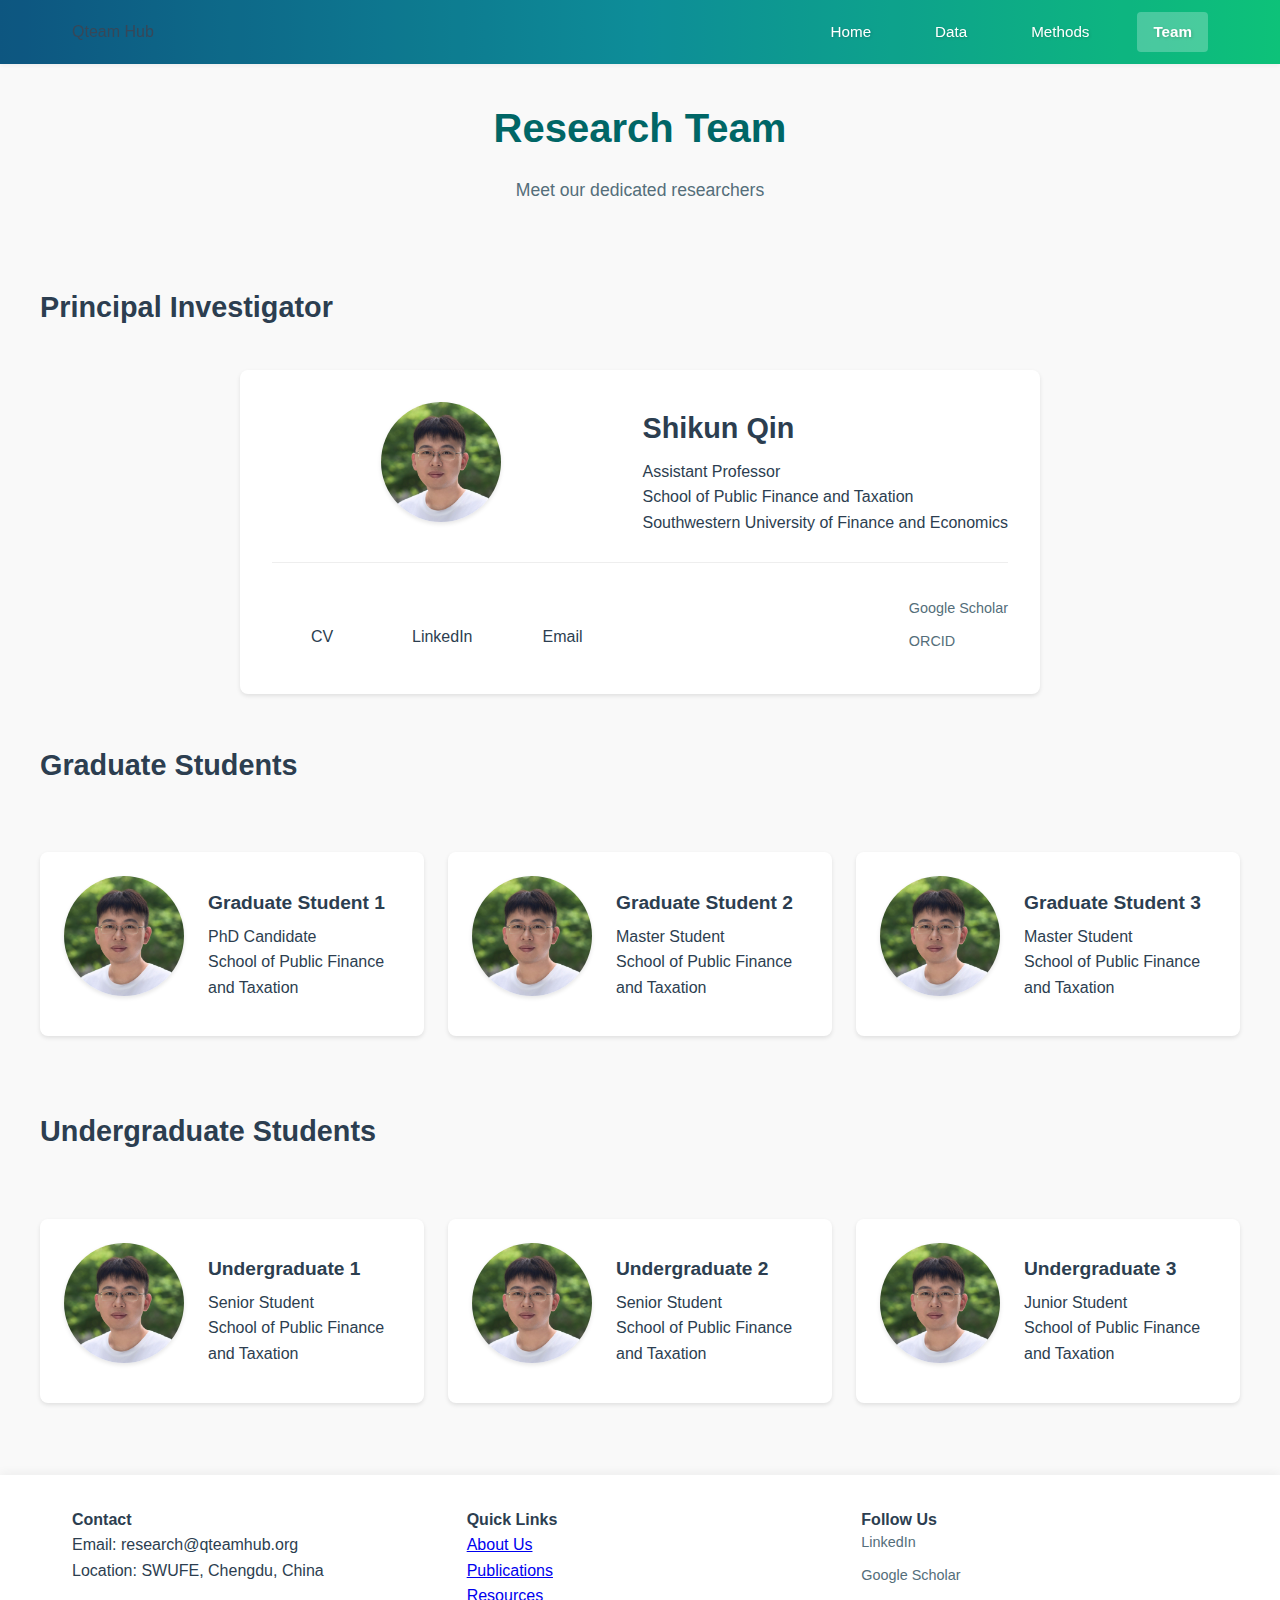
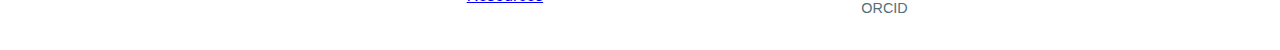
<file: team.html>
<!DOCTYPE html>
<html lang="en">
<head>
    <meta charset="UTF-8">
    <meta name="viewport" content="width=device-width, initial-scale=1.0">
    <title>Research Team - Qteam Hub</title>
    <link rel="stylesheet" href="css/style.css">
</head>
<body>
    <header>
        <nav class="navbar">
            <div class="nav-content">
                <div class="nav-left">
                    <div class="logo">Qteam Hub</div>
                    <div class="nav-links">
                        <a href="index.html">Home</a>
                        <a href="data.html">Data</a>
                        <a href="methods.html">Methods</a>
                        <a href="team.html" class="active">Team</a>
                    </div>
                </div>
            </div>
        </nav>
    </header>

    <main>
        <section class="page-header">
            <h1>Research Team</h1>
            <p>Meet our dedicated researchers</p>
        </section>

        <!-- 教师团队 -->
        <section class="team-section">
            <h2 class="team-section-title">Principal Investigator</h2>
            <div class="pi-card">
                <div class="pi-profile">
                    <div class="team-card-image-container">
                        <img src="images/team/xjpic.jpg" alt="Professor Shikun Qin" class="team-image">
                    </div>
                    <div class="pi-info">
                        <h2>Shikun Qin</h2>
                        <p class="title">Assistant Professor</p>
                        <p class="affiliation">School of Public Finance and Taxation</p>
                        <p class="institution">Southwestern University of Finance and Economics</p>
                    </div>
                </div>
                <div class="pi-links">
                    <div class="contact-links">
                        <a href="pdf/CV_SHIKUN QIN.pdf" class="button secondary" target="_blank">CV</a>
                        <a href="https://www.linkedin.com/in/shikunqin" class="button secondary" target="_blank">LinkedIn</a>
                        <a href="mailto:shikunqin@foxmail.com" class="button secondary">Email</a>
                    </div>
                    <div class="social-links">
                        <a href="https://scholar.google.com/citations?user=auSOhg8AAAAJ&hl=en" target="_blank">Google Scholar</a>
                        <a href="https://orcid.org/0000-0001-5039-048X" target="_blank">ORCID</a>
                    </div>
                </div>
            </div>
        </section>

        <!-- 研究生团队 -->
        <section class="team-section">
            <h2 class="team-section-title">Graduate Students</h2>
            <div class="team-grid">
                <article class="member-card">
                    <div class="member-profile">
                        <div class="team-card-image-container">
                            <img src="images/team/xjpic.jpg" alt="Graduate Student" class="team-image">
                        </div>
                        <div class="member-info">
                            <h3>Graduate Student 1</h3>
                            <p class="title">PhD Candidate</p>
                            <p class="affiliation">School of Public Finance and Taxation</p>
                        </div>
                    </div>
                </article>
                <article class="member-card">
                    <div class="member-profile">
                        <div class="team-card-image-container">
                            <img src="images/team/xjpic.jpg" alt="Graduate Student" class="team-image">
                        </div>
                        <div class="member-info">
                            <h3>Graduate Student 2</h3>
                            <p class="title">Master Student</p>
                            <p class="affiliation">School of Public Finance and Taxation</p>
                        </div>
                    </div>
                </article>
                <article class="member-card">
                    <div class="member-profile">
                        <div class="team-card-image-container">
                            <img src="images/team/xjpic.jpg" alt="Graduate Student" class="team-image">
                        </div>
                        <div class="member-info">
                            <h3>Graduate Student 3</h3>
                            <p class="title">Master Student</p>
                            <p class="affiliation">School of Public Finance and Taxation</p>
                        </div>
                    </div>
                </article>
            </div>
        </section>

        <!-- 本科生团队 -->
        <section class="team-section">
            <h2 class="team-section-title">Undergraduate Students</h2>
            <div class="team-grid">
                <article class="member-card">
                    <div class="member-profile">
                        <div class="team-card-image-container">
                            <img src="images/team/xjpic.jpg" alt="Undergraduate Student" class="team-image">
                        </div>
                        <div class="member-info">
                            <h3>Undergraduate 1</h3>
                            <p class="title">Senior Student</p>
                            <p class="affiliation">School of Public Finance and Taxation</p>
                        </div>
                    </div>
                </article>
                <article class="member-card">
                    <div class="member-profile">
                        <div class="team-card-image-container">
                            <img src="images/team/xjpic.jpg" alt="Undergraduate Student" class="team-image">
                        </div>
                        <div class="member-info">
                            <h3>Undergraduate 2</h3>
                            <p class="title">Senior Student</p>
                            <p class="affiliation">School of Public Finance and Taxation</p>
                        </div>
                    </div>
                </article>
                <article class="member-card">
                    <div class="member-profile">
                        <div class="team-card-image-container">
                            <img src="images/team/xjpic.jpg" alt="Undergraduate Student" class="team-image">
                        </div>
                        <div class="member-info">
                            <h3>Undergraduate 3</h3>
                            <p class="title">Junior Student</p>
                            <p class="affiliation">School of Public Finance and Taxation</p>
                        </div>
                    </div>
                </article>
            </div>
        </section>
    </main>

    <footer>
        <div class="footer-content">
            <div class="footer-section">
                <h4>Contact</h4>
                <p>Email: research@qteamhub.org</p>
                <p>Location: SWUFE, Chengdu, China</p>
            </div>
            <div class="footer-section">
                <h4>Quick Links</h4>
                <a href="#">About Us</a>
                <a href="#">Publications</a>
                <a href="#">Resources</a>
            </div>
            <div class="footer-section">
                <h4>Follow Us</h4>
                <div class="social-links">
                    <a href="https://www.linkedin.com/in/shikunqin" target="_blank">LinkedIn</a>
                    <a href="https://scholar.google.com/citations?user=auSOhg8AAAAJ&hl=en" target="_blank">Google Scholar</a>
                    <a href="https://orcid.org/0000-0001-5039-048X" target="_blank">ORCID</a>
                </div>
            </div>
        </div>
    </footer>
</body>
</html>
</file>
<file: styles.css>
:root {
    --primary-color: #008080;
    --gradient-start: #008080;
    --gradient-middle: #009B9B;
    --gradient-end: #00B3B3;
    --button-color: #009B9B;
    --background-color: #FFFFFF;
    --text-color: #2C3E50;
    --light-text: #5D6D7E;
    --nav-border-color: #7FC7AF;
    --link-color: #2D6A4F;
}

* {
    margin: 0;
    padding: 0;
    box-sizing: border-box;
}

body {
    font-family: "Microsoft YaHei", "微软雅黑", -apple-system, system-ui, sans-serif;
    line-height: 1.6;
    color: var(--text-color);
    background-color: var(--background-color);
}

.navbar {
    background: linear-gradient(to right, #00587A, #00C995);
    box-shadow: 0 2px 4px rgba(0, 0, 0, 0.1);
    position: fixed;
    width: 100%;
    top: 0;
    z-index: 1000;
    padding: 0.8rem 0;
}

.nav-container {
    max-width: 1200px;
    margin: 0 auto;
    padding: 0 2rem;
    display: flex;
    justify-content: space-between;
    align-items: center;
}

.nav-name {
    color: white;
    font-size: 1.3rem;
    font-weight: 600;
    text-decoration: none;
    letter-spacing: 0.2px;
}

.nav-links {
    display: flex;
    align-items: center;
    gap: 2rem;
}

.nav-links a {
    color: rgba(255, 255, 255, 0.95);
    text-decoration: none;
    font-weight: 500;
    font-size: 0.95rem;
    transition: all 0.2s ease;
    padding: 0.3rem 0.5rem;
    border-radius: 2px;
}

.nav-links a:hover {
    color: #ffffff;
    background-color: rgba(255, 255, 255, 0.1);
}

.nav-links a.active {
    background-color: rgba(255, 255, 255, 0.15);
    color: #ffffff;
}

.nav-links a::after {
    display: none;
}

.language-toggle {
    display: none;
}

.container {
    max-width: 1200px;
    margin: 3.8rem auto 0;
    padding: 1rem 2rem;
    min-height: calc(100vh - 3.8rem);
}

.home-content {
    display: grid;
    grid-template-columns: 1.2fr 2.8fr;
    gap: 4rem;
    align-items: start;
    padding: 2rem 2rem 0 0;
    margin-top: 1rem;
}

.photo-section {
    position: relative;
    padding-top: 1.5rem;
}

.profile-photo {
    width: 100%;
    max-width: 700px;
    border-radius: 8px;
    box-shadow: 0 4px 12px rgba(0,0,0,0.08);
}

.profile-photo:hover {
    transform: none;
    box-shadow: 0 4px 12px rgba(0,0,0,0.08);
}

.info-section {
    padding: 2rem 2rem 1rem;
}

.name {
    font-family: "Microsoft YaHei", "微软雅黑", -apple-system, system-ui, sans-serif;
    color: var(--gradient-start);
    margin-bottom: 0.3rem;
    font-weight: 500;
}

.title {
    color: var(--gradient-start);
    margin-bottom: 0.5rem;
}

.affiliation {
    color: var(--light-text);
    margin-bottom: 1.5rem;
}

.affiliation a {
    color: var(--text-color);
    text-decoration: none;
}

.affiliation a:hover {
    text-decoration: none;
    color: var(--text-color);
}

.introduction {
    margin-bottom: 2rem;
    line-height: 1.8;
    font-size: 1.1rem;
    color: var(--text-color);
}

.welcome-text {
    display: inline;
    font-size: 1.1rem;
    color: var(--text-color);
    font-weight: normal;
}

.buttons {
    display: grid;
    grid-template-columns: repeat(3, 1fr);
    gap: 0.4rem;
    margin: 1.2rem 0;
}

.btn {
    width: 100%;
    text-align: center;
    background-color: var(--button-color);
    color: white;
    padding: 0.4rem 0.5rem;
    border: none;
    border-radius: 2px;
    cursor: pointer;
    white-space: nowrap;
    font-size: 0.9rem;
    font-weight: 500;
    text-decoration: none;
    opacity: 0.95;
}

.btn:hover {
    opacity: 1;
}

.contact {
    margin-top: 2rem;
}

.email {
    color: var(--light-text);
}

.email-container {
    margin: 2rem 0;
    display: flex;
    gap: 2rem;
    flex-wrap: wrap;
}

.email-text {
    color: var(--text-color);
    font-size: 1rem;
    display: flex;
    align-items: center;
    gap: 0.5rem;
}

.email-text i {
    color: var(--button-color);
}

.affiliation a, .introduction a {
    color: inherit;
    text-decoration: none;
}

.affiliation a:hover, .introduction a:hover {
    color: inherit;
    text-decoration: none;
}

/* 统一的页面内容样式 */
.section-title {
    color: var(--text-color);
    font-size: 2rem;
    font-weight: 500;
    margin-bottom: 2rem;
    border-bottom: 2px solid var(--primary-color);
    padding-bottom: 0.5rem;
    width: fit-content;
}

.content-section {
    margin-bottom: 2.5rem;
}

.subsection-title {
    color: var(--text-color);
    font-size: 1.2rem;
    font-weight: 500;
    margin-bottom: 1rem;
}

.content-list {
    margin-left: 1.2rem;
}

.content-item {
    margin-bottom: 0.5rem;
    line-height: 1.5;
    position: relative;
    padding-left: 0.8rem;
}

.content-item::before {
    content: "•";
    position: absolute;
    left: -0.8rem;
    color: var(--primary-color);
}

/* 移除旧的研究页面样式 */
.research-content,
.papers,
.paper,
.publications,
.publication,
.publication-title,
.publication-authors,
.publication-venue {
    all: unset;
}

@media (max-width: 1200px) {
    .home-content {
        grid-template-columns: 1fr 2fr;
    }
    
    .buttons {
        grid-template-columns: repeat(2, 1fr);
        gap: 0.3rem;
    }
}

@media (max-width: 768px) {
    .home-content {
        grid-template-columns: 1fr;
        padding: 1rem 0;
        gap: 2rem;
    }
    
    .buttons {
        grid-template-columns: 1fr;
        gap: 0.3rem;
    }

    .btn {
        padding: 0.4rem 0.5rem;
        font-size: 0.8rem;
    }

    .photo-section {
        text-align: center;
        padding-top: 0.5rem;
    }

    .profile-photo {
        max-width: 400px;
    }

    .info-section {
        padding: 0;
    }

    .nav-links {
        display: flex;
        flex-direction: column;
        gap: 1rem;
    }

    .nav-links a {
        margin-right: 0;
    }
}
</file>
<file: css/style.css>
/* 基础样式设置 */
:root {
    --primary: #008080;
    --primary-light: #e6f3f3;
    --primary-dark: #006666;
    --text-primary: #2c3e50;
    --text-secondary: #546e7a;
    --bg-color: #f9f9f9;
    --card-bg: #ffffff;
    --border-color: #edf2f7;
    --shadow-sm: 0 2px 4px rgba(0,0,0,0.05);
    --shadow-md: 0 4px 6px rgba(0,0,0,0.1);
    --gradient: linear-gradient(90deg, 
        #004d7a 0%,
        #008793 50%,
        #00bf72 100%
    );
    --max-width: 1200px;
    --container-padding: 2rem;
    --accent-color: #E29578; /* 珊瑚色点缀 */
}

* {
    margin: 0;
    padding: 0;
    box-sizing: border-box;
}

body {
    font-family: 'Inter', -apple-system, BlinkMacSystemFont, sans-serif;
    line-height: 1.6;
    color: var(--text-primary);
    background-color: var(--bg-color);
    min-height: 100vh;
    display: flex;
    flex-direction: column;
    margin: 0;
    padding: 0;
    overflow-x: hidden;  /* 防止水平滚动 */
}

/* 容器布局 */
.container {
    width: 100%;
    max-width: var(--max-width);
    margin: 0 auto;
    padding: 0 var(--container-padding);
}

main {
    flex: 1;
    width: 100%;
    max-width: var(--max-width);
    margin: 0 auto;
    padding: 0;  /* 移除内边距 */
    margin-top: 64px;  /* 添加与导航栏等高的上边距 */
}

/* 导航栏 */
.navbar {
    background: var(--gradient);
    background-size: cover;
    height: 64px;
    position: fixed;
    top: 0;
    left: 0;
    right: 0;
    z-index: 1000;
    box-shadow: var(--shadow-sm);
    transition: background 0.5s ease-in-out;
    backdrop-filter: blur(5px);
    opacity: 0.95;
}

.nav-content {
    height: 100%;
    max-width: var(--max-width);
    margin: 0 auto;
    padding: 0 var(--container-padding);
    display: flex;
    align-items: center;
}

.nav-left {
    display: flex;
    align-items: center;
    justify-content: space-between;
    width: 100%;
}

.logo {
    text-decoration: none;
    display: flex;
    flex-direction: column;
}

.logo-text {
    color: #ffffff;
    font-size: 1.5rem;
    font-weight: 600;
    line-height: 1.2;
    text-shadow: 1px 1px 3px rgba(0, 0, 0, 0.2);
}

.logo-tagline {
    color: rgba(255, 255, 255, 0.95);
    font-size: 0.75rem;
    text-shadow: 1px 1px 2px rgba(0, 0, 0, 0.2);
}

.nav-links {
    display: flex;
    gap: 2rem;
}

.nav-links a {
    color: #ffffff;
    text-decoration: none;
    font-size: 0.95rem;
    font-weight: 500;
    padding: 0.5rem 1rem;
    border-radius: 4px;
    transition: all 0.3s ease;
    text-shadow: 1px 1px 3px rgba(0, 0, 0, 0.2);
}

.nav-links a:hover {
    background: rgba(255, 255, 255, 0.15);
}

.nav-links a.active {
    background: rgba(255, 255, 255, 0.25);
    font-weight: 600;
}

/* 页面标题区域 */
.page-header {
    text-align: center;
    margin-bottom: 3rem;
    padding: 2rem 0;
}

.page-header h1 {
    font-size: 2.5rem;
    color: var(--primary-dark);
    margin-bottom: 1rem;
}

.page-header p {
    color: var(--text-secondary);
    font-size: 1.1rem;
}

/* 卡片网格布局 */
.data-grid,
.articles-grid,
.team-grid {
    display: grid;
    grid-template-columns: repeat(auto-fit, minmax(300px, 1fr));
    gap: 2rem;
    margin-bottom: 3rem;
}

/* 卡片基础样式 */
.data-card,
.article-card,
.member-card {
    background: var(--card-bg);
    border-radius: 12px;
    padding: 2rem;
    box-shadow: var(--shadow-md);
}

/* 文章页面样式 */
.article-card {
    max-width: 800px;
    margin: 0 auto;
}

.article-meta {
    display: flex;
    gap: 1rem;
    margin-bottom: 1rem;
    color: var(--text-secondary);
    font-size: 0.9rem;
}

/* 团队页面样式 */
.team-section {
    margin-bottom: 4rem;
}

.team-section-title {
    color: var(--primary-dark);
    font-size: 1.8rem;
    margin-bottom: 2rem;
    padding-bottom: 0.5rem;
    border-bottom: 2px solid var(--primary-light);
}

.pi-card {
    background: var(--card-bg);
    border-radius: 12px;
    padding: 2rem;
    box-shadow: var(--shadow-md);
    max-width: 800px;
    margin: 0 auto 3rem;
}

/* 页脚样式 */
.site-footer {
    position: relative;
    background: white;
    padding: 3rem 0;
    margin-top: 0;
    box-shadow: 0 -2px 10px rgba(0,0,0,0.05);
    border-top: 1px solid var(--border-color);
}

.site-footer::before {
    content: '';
    position: absolute;
    top: -50px;
    left: 0;
    right: 0;
    height: 50px;
    background: linear-gradient(to bottom, transparent, rgba(255, 255, 255, 0.9));
}

.footer-content {
    max-width: var(--max-width);
    margin: 0 auto;
    padding: 0 var(--container-padding);
    display: grid;
    grid-template-columns: repeat(3, 1fr);
    gap: 3rem;
}

.footer-section {
    display: flex;
    flex-direction: column;
}

.footer-title {
    color: var(--primary-dark);
    font-size: 1.1rem;
    font-weight: 600;
    margin-bottom: 1.5rem;
    padding-bottom: 0.5rem;
    border-bottom: 2px solid var(--primary-light);
}

/* 联系信息样式 */
.contact-info {
    display: flex;
    flex-direction: column;
    gap: 1rem;
}

.contact-item {
    display: flex;
    flex-direction: column;
    gap: 0.3rem;
}

.contact-item .label {
    color: var(--text-secondary);
    font-weight: 500;
    font-size: 0.9rem;
}

.contact-item a {
    color: var(--primary);
    text-decoration: none;
    transition: color 0.2s ease;
}

.contact-item a:hover {
    color: var(--primary-dark);
}

.address-info p {
    color: var(--text-secondary);
    font-size: 0.9rem;
    line-height: 1.5;
    margin: 0;
}

/* 快速链接样式 */
.footer-links {
    display: flex;
    flex-direction: column;
    gap: 0.8rem;
}

.footer-links a {
    color: var(--text-secondary);
    text-decoration: none;
    font-size: 0.9rem;
    transition: color 0.2s ease;
    line-height: 1.4;
}

.footer-links a:hover {
    color: var(--primary);
}

/* 社交链接样式 */
.social-links {
    display: flex;
    flex-direction: column;
    gap: 0.8rem;
}

.social-links a {
    color: var(--text-secondary);
    text-decoration: none;
    font-size: 0.9rem;
    transition: color 0.2s ease;
    line-height: 1.4;
}

.social-links a:hover {
    color: var(--primary);
}

/* 响应式设计 */
@media (max-width: 992px) {
    .footer-content {
        grid-template-columns: repeat(2, 1fr);
    }
    
    .footer-section:last-child {
        grid-column: 1 / -1;
    }
}

@media (max-width: 768px) {
    .site-footer {
        padding: 2rem 0;
    }
    
    .footer-content {
        grid-template-columns: 1fr;
        gap: 2rem;
    }
    
    .footer-section {
        text-align: center;
    }
    
    .footer-title {
        margin-bottom: 1rem;
    }
    
    .contact-item {
        align-items: center;
    }
    
    .address-info {
        text-align: center;
    }
    
    .footer-links,
    .social-links {
        align-items: center;
    }
}

/* 响应式设计 */
@media (max-width: 1024px) {
    :root {
        --container-padding: 1.5rem;
    }
    
    .page-header h1 {
        font-size: 2rem;
    }
}

@media (max-width: 768px) {
    :root {
        --container-padding: 1rem;
    }
    
    .nav-left {
        flex-direction: column;
        align-items: center;
        gap: 1rem;
    }
    
    .navbar {
        background: var(--gradient);
        opacity: 1; /* 移动端移除透明效果 */
        backdrop-filter: none;
    }
    
    .nav-links {
        flex-wrap: wrap;
        justify-content: center;
    }
    
    .page-header {
        padding: 1.5rem 0;
    }
    
    .data-grid,
    .articles-grid,
    .team-grid {
        grid-template-columns: 1fr;
    }
}

@media (max-width: 480px) {
    .page-header h1 {
        font-size: 1.8rem;
    }
}

/* 首页英雄区域样式 */
.hero {
    position: relative;
    min-height: calc(100vh - 64px);
    display: flex;
    align-items: center;
    width: 100vw;
    margin-left: calc(-50vw + 50%);
    margin-right: calc(-50vw + 50%);
    margin-top: -2rem;
    margin-bottom: -1rem;
    background-image: url('../images/home.jpg');
    background-size: cover;
    background-position: center;
    background-repeat: no-repeat;
    padding: 4rem 0 6rem;
}

.hero-overlay {
    position: absolute;
    top: 0;
    left: 0;
    right: 0;
    bottom: 0;
    background: linear-gradient(
        to bottom,
        rgba(255, 255, 255, 0.2) 0%,
        rgba(255, 255, 255, 0.15) 100%
    );
    z-index: 1;
}

.hero-content {
    position: relative;
    z-index: 2;
    width: 100%;
    max-width: 1800px;
    margin: 0 auto;
    padding: 0 5rem;
}

.content-grid {
    display: grid;
    grid-template-columns: 1.3fr 0.7fr;
    gap: 6rem;
    align-items: center;
}

.intro-section {
    text-align: center;
    max-width: 900px;
    margin: 0 auto;
    padding: 0;
}

.intro-section h1 {
    font-size: 4.5rem;
    font-weight: 800;
    color: var(--primary-dark);
    margin-bottom: 2rem;
    line-height: 1.2;
    letter-spacing: -0.02em;
    text-shadow: 0 1px 2px rgba(0, 0, 0, 0.1);
}

.slogan {
    display: flex;
    align-items: center;
    justify-content: center;
    gap: 2rem;
    margin-bottom: 2.5rem;
}

.slogan-text {
    font-size: 2.4rem;
    font-weight: 500;
    color: var(--primary);
    letter-spacing: 0.08em;
}

.dot {
    color: var(--text-secondary);
    font-size: 2.4rem;
    opacity: 0.8;
}

.mission-statement {
    font-size: 1.3rem;
    color: rgba(0, 0, 0, 0.7);
    max-width: 700px;
    line-height: 1.7;
    margin: 0 auto;
    padding: 0 1rem;
}

/* 更新卡片区域样式 */
.updates-section {
    backdrop-filter: blur(8px);
    border-radius: 20px;
    padding: 0;
    width: 100%;
    max-width: 600px;
    box-shadow: 0 4px 8px rgba(0, 0, 0, 0.1);
}

.update-item {
    padding: 2.5rem;
    border-bottom: 1px solid rgba(255, 255, 255, 0.2);
}

.update-item:last-child {
    border-bottom: none;
}

.update-label {
    color: var(--primary);
    font-size: 0.9rem;
    font-weight: 600;
    text-transform: uppercase;
    letter-spacing: 0.05em;
    margin-bottom: 1rem;
}

.update-content {
    text-decoration: none;
    color: inherit;
}

.update-content h3 {
    font-size: 1.5rem;
    margin-bottom: 1rem;
    line-height: 1.4;
    color: var(--text-primary);
}

.update-excerpt {
    font-size: 1.1rem;
    line-height: 1.6;
    color: var(--text-secondary);
    margin: 1rem 0;
}

.update-meta {
    display: flex;
    justify-content: space-between;
    align-items: center;
    margin-top: 1.5rem;
    font-size: 0.95rem;
    color: var(--text-secondary);
}

.read-more {
    color: var(--primary);
    font-weight: 500;
}

/* 响应式调整 */
@media (max-width: 1800px) {
    .hero-content {
        max-width: 1600px;
        padding: 0 4rem;
    }
    
    .content-grid {
        gap: 5rem;
    }
}

@media (max-width: 1400px) {
    .hero-content {
        max-width: 1200px;
        padding: 0 3rem;
    }
    
    .intro-section h1 {
        font-size: 4rem;
    }
    
    .slogan-text {
        font-size: 2.2rem;
    }
}

@media (max-width: 1200px) {
    .hero-content {
        padding: 0 2.5rem;
    }
    
    .content-grid {
        gap: 4rem;
    }
    
    .intro-section h1 {
        font-size: 3.5rem;
    }
    
    .slogan-text {
        font-size: 2rem;
    }
    
    .mission-statement {
        font-size: 1.2rem;
    }
}

@media (max-width: 992px) {
    .hero {
        padding: 3rem 0 5rem;
    }
    
    .hero-content {
        padding: 0 2rem;
    }
    
    .content-grid {
        grid-template-columns: 1fr;
        gap: 3rem;
    }
    
    .intro-section h1 {
        font-size: 3rem;
    }
    
    .updates-section {
        max-width: 700px;
        margin: 0 auto;
    }
}

@media (max-width: 768px) {
    .hero {
        background-image: none;
        background-color: var(--bg-color);
        min-height: auto;
        padding: 10px 0;
        margin-top: -1rem;
        margin-bottom: 0;
    }
    
    .hero-overlay {
        display: none;
    }
    
    .hero-content {
        padding: 10px;
        margin: 0;
    }
    
    .content-grid {
        grid-template-columns: 1fr;
        gap: 10px;
    }
    
    .intro-section {
        margin-bottom: 5px;
        padding: 0;
    }
    
    .intro-section h1 {
        font-size: 20px;
        line-height: 1.2;
        margin-bottom: 8px;
    }
    
    .slogan {
        gap: 5px;
        margin-bottom: 5px;
    }
    
    .slogan-text {
        font-size: 12px;
    }
    
    .dot {
        font-size: 12px;
    }
    
    .divider {
        width: 30px;
        margin: 5px auto;
        height: 2px;
    }
    
    .mission-statement {
        font-size: 10px;
        line-height: 1.2;
        padding: 5px;
        max-width: 100%;
    }
    
    .updates-section {
        display: none !important;
    }
    
    .site-footer {
        padding: 5px;
        height: auto;
        margin-top: 10px;
    }
    
    .footer-content {
        gap: 5px;
        padding: 5px;
    }
    
    .footer-section {
        margin-bottom: 5px;
    }
    
    .footer-title {
        font-size: 12px;
        margin-bottom: 3px;
        padding-bottom: 2px;
    }
    
    .footer-links,
    .social-links {
        display: flex;
        flex-wrap: wrap;
        gap: 3px;
    }
    
    .footer-links a,
    .social-links a {
        font-size: 10px;
        padding: 2px;
    }
    
    .contact-info {
        font-size: 10px;
        line-height: 1.2;
    }
    
    .contact-item {
        margin-bottom: 3px;
    }
    
    .contact-item .label {
        font-size: 10px;
    }
    
    .address-info p {
        font-size: 10px;
        line-height: 1.2;
    }
}

@media (max-width: 480px) {
    .hero {
        padding: 1.5rem 0;
    }
    
    .hero-content {
        padding: 0 1rem;
    }
    
    .intro-section h1 {
        font-size: 18px;
        margin-bottom: 1rem;
    }
    
    .slogan {
        gap: 1rem;
        margin-bottom: 1.2rem;
    }
    
    .slogan-text {
        font-size: 11px;
    }
    
    .mission-statement {
        font-size: 9px;
        padding: 3px;
    }
    
    .update-item {
        padding: 1.25rem;
    }
    
    .update-content h3 {
        font-size: 1.2rem;
    }
    
    .update-excerpt {
        font-size: 0.95rem;
    }
    
    .update-meta {
        font-size: 0.9rem;
    }
    
    .footer-content {
        padding: 3px;
    }
    
    .footer-links,
    .social-links {
        justify-content: center;
    }
}

/* 数据卡片网格 */
.data-grid {
    display: grid;
    grid-template-columns: repeat(auto-fit, minmax(300px, 1fr));
    gap: 2rem;
    padding: 2rem 0;
}

.data-header {
    margin-bottom: 1.5rem;
}

.data-header h2 {
    margin-bottom: 0.5rem;
}

.data-meta {
    color: #666;
    font-size: 0.9rem;
}

.data-features {
    list-style-position: inside;
    margin: 1rem 0;
}

.data-features li {
    margin-bottom: 0.5rem;
}

.data-actions {
    margin-top: 1.5rem;
    display: flex;
    gap: 1rem;
}

/* 按钮样式 */
.button {
    display: inline-block;
    padding: 0.8rem 1.5rem;
    border-radius: 4px;
    text-decoration: none;
    transition: all 0.3s ease;
    font-weight: 500;
    text-align: center;
}

.button.primary {
    background: var(--primary-color);
    color: white;
}

.button.primary:hover {
    background: var(--primary-light);
}

.button.secondary {
    background: white;
    color: var(--primary-color);
    border: 1px solid var(--primary-color);
}

.button.secondary:hover {
    background: var(--bg-color);
}

/* 响应式设计 */
@media (max-width: 1200px) {
    .container, .nav-content, .hero-content {
        max-width: 960px;
    }
}

@media (max-width: 992px) {
    .container, .nav-content, .hero-content {
        max-width: 720px;
    }
    
    .hero-text h1 {
        font-size: 2.8rem;
    }
    
    .tagline {
        font-size: 1.5rem;
    }
}

@media (max-width: 768px) {
    .container, .nav-content, .hero-content {
        max-width: 540px;
        padding: 0 15px;
    }
    
    .nav-left {
        flex-direction: column;
        align-items: center;
        gap: 1rem;
    }
    
    .logo {
        font-size: 1.8rem;
    }
    
    .nav-links {
        gap: 1rem;
    }
    
    .nav-links a {
        font-size: 0.9rem;
        padding: 0.4rem 0.8rem;
    }
    
    .hero-text h1 {
        font-size: 2.5rem;
    }
    
    .tagline {
        font-size: 1.5rem;
    }
    
    .description {
        font-size: 1rem;
        padding: 0 20px;
    }
}

@media (max-width: 576px) {
    .nav-links {
        flex-wrap: wrap;
        justify-content: center;
    }
    
    .hero-text h1 {
        font-size: 2rem;
    }
    
    .hero-image-container {
        margin: 0 -15px;
        border-radius: 0;
    }
}

/* 移动设备横屏 */
@media (max-height: 576px) and (orientation: landscape) {
    .hero {
        padding: 3rem 0;
    }
    
    .hero-grid {
        gap: 2rem;
    }
}

/* 高分辨率屏幕 */
@media (min-width: 1400px) {
    .container, .nav-content, .hero-content {
        max-width: 1320px;
    }
    
    .hero-text h1 {
        font-size: 4rem;
    }
    
    .tagline {
        font-size: 2rem;
    }
    
    .description {
        font-size: 1.3rem;
    }
}

/* 移除 platform-features 部分 */
.platform-features {
    display: none;
}

/* 添加内容过渡效果 */
.nav-links a,
.hero-content,
.updates-grid,
.research-areas,
.footer-content {
    transition: opacity 0.3s ease;
}

/* 统一图片容器样式 */
.hero-profile,
.team-card-image-container {
    width: 200px;
    height: 200px;
    margin: 0 auto 1rem;
    position: relative;
    border-radius: 50%;
    overflow: hidden;
    border: 3px solid var(--primary-color);
    box-shadow: 0 4px 8px rgba(0,0,0,0.1);
}

/* 统一图片样式 */
.hero-image,
.team-image {
    position: absolute;
    top: 0;
    left: 0;
    width: 100%;
    height: 100%;
    object-fit: cover;
    transition: none;
}

/* 更新团队卡片样式 */
.team-card {
    text-align: center;
    background: white;
    padding: 1.5rem;
    border-radius: 8px;
    box-shadow: 0 2px 4px rgba(0,0,0,0.1);
    border-left: 4px solid var(--primary-color);
}

/* 更新图片容器尺寸 */
.team-card-image-container {
    width: 150px;  /* 减小尺寸 */
    height: 150px; /* 减小尺寸 */
    margin: 0 auto 1rem;
    position: relative;
    border-radius: 50%;
    overflow: hidden;
    border: 2px solid var(--primary-color);
    box-shadow: 0 2px 4px rgba(0,0,0,0.1);
}

/* 简化团队卡片内容 */
.team-card h2 {
    color: var(--primary-color);
    font-size: 1.2rem;
    margin: 0.5rem 0;
}

.team-card .title {
    color: var(--text-color);
    font-size: 0.9rem;
    margin-bottom: 0.3rem;
}

.team-card .affiliation {
    color: #666;
    font-size: 0.85rem;
    margin-bottom: 0.2rem;
}

.team-card .institution {
    color: #666;
    font-size: 0.85rem;
}

/* 调整网格布局 */
.team-grid {
    display: grid;
    grid-template-columns: repeat(3, 1fr);
    gap: 1.5rem;
    padding: 1.5rem 0;
}

/* Faculty 卡片特殊样式 */
.team-section:first-of-type .team-card {
    padding: 1.5rem;
}

.team-section:first-of-type .contact-links {
    margin-top: 0.8rem;
}

.team-section:first-of-type .social-links {
    margin-top: 0.8rem;
}

/* 响应式调整 */
@media (max-width: 1024px) {
    .team-grid {
        grid-template-columns: repeat(2, 1fr);
    }
}

@media (max-width: 768px) {
    .team-grid {
        grid-template-columns: 1fr;
    }
}

/* 统一 methods 页面样式 */
.methods-grid {
    display: grid;
    grid-template-columns: repeat(auto-fit, minmax(300px, 1fr));
    gap: 2rem;
    padding: 2rem 0;
}

.method-card {
    background: white;
    border-radius: 8px;
    padding: 2rem;
    box-shadow: 0 2px 4px rgba(0,0,0,0.1);
    transition: transform 0.3s ease;
    border-left: 4px solid var(--primary-color);
}

.method-card:hover {
    transform: translateY(-5px);
}

.method-card h2 {
    color: var(--primary-color);
    margin-bottom: 1rem;
}

.method-card .description {
    margin-bottom: 1.5rem;
    color: var(--text-color);
}

.method-card ul {
    list-style-position: inside;
    margin-left: 0;
}

.method-card ul li {
    margin-bottom: 0.5rem;
    color: var(--text-color);
}

/* 更新统计数字样式 */
.stat-item h3 {
    color: var(--primary-color);
}

/* 更新卡片样式 */
.update-card {
    background: white;
    border-radius: 8px;
    padding: 2rem;
    box-shadow: 0 2px 4px rgba(0,0,0,0.1);
    border-left: 4px solid var(--primary-color);
}

.update-card h2 {
    color: var(--primary-color);
    margin-bottom: 1rem;
}

.update-card .description {
    margin-bottom: 1.5rem;
    color: var(--text-color);
}

.update-card ul {
    list-style-position: inside;
    margin-left: 0;
}

.update-card ul li {
    margin-bottom: 0.5rem;
    color: var(--text-color);
}

/* 重置首页样式 */
.hero {
    height: calc(100vh - 150px); /* 减去导航栏和页脚的高度 */
    display: flex;
    align-items: center;
    background: #fff;
}

.hero-content {
    width: 100%;
    max-width: 1200px;
    margin: 0 auto;
    padding: 0 2rem;
}

.welcome-section {
    text-align: center;
    margin-bottom: 4rem;
}

.welcome-section h1 {
    font-size: 3.5rem;
    color: var(--primary-color);
    margin-bottom: 1rem;
}

.tagline {
    font-size: 1.8rem;
    color: var(--text-color);
}

.updates-section {
    display: flex;
    gap: 2rem;
    justify-content: center;
    max-width: 1000px;
    margin: 0 auto;
}

.update-box {
    flex: 1;
    max-width: 400px;
}

.update-link {
    display: block;
    padding: 1.5rem;
    background: #f8f9fa;
    border-radius: 8px;
    text-decoration: none;
    border-left: 3px solid var(--primary-color);
    transition: transform 0.2s ease;
}

.update-link:hover {
    transform: translateX(5px);
}

.update-label {
    display: block;
    color: var(--primary-color);
    font-size: 0.9rem;
    font-weight: 500;
    margin-bottom: 0.5rem;
}

.update-link h3 {
    color: var(--text-color);
    font-size: 1.2rem;
    margin-bottom: 0.5rem;
    line-height: 1.4;
}

.update-date {
    display: block;
    color: #666;
    font-size: 0.9rem;
}

/* 响应式调整 */
@media (max-width: 768px) {
    .welcome-section h1 {
        font-size: 2.5rem;
    }
    
    .tagline {
        font-size: 1.4rem;
    }
    
    .updates-section {
        flex-direction: column;
        align-items: center;
    }
    
    .update-box {
        width: 100%;
    }
}

/* 底栏样式优化 */
footer {
    margin-top: 0;
    padding: 2rem 0;
    background: white;
    box-shadow: 0 -2px 10px rgba(0,0,0,0.05);
}

/* 更新首页布局 */
.split-layout {
    display: flex;
    gap: 4rem;
    align-items: flex-start;
    margin: 0 auto;
    max-width: var(--max-width);
}

.personal-info {
    flex: 1;
    text-align: center;
}

.platform-intro {
    flex: 1;
    text-align: left;
    padding-top: 0;
    border-top: none;
}

.platform-intro h2 {
    color: var(--primary-color);
    margin-bottom: 1rem;
    font-size: 1.8rem;
}

.contact-links {
    display: flex;
    gap: 1rem;
    margin-top: 1.5rem;
}

.contact-links .button {
    min-width: 100px;
}

/* 响应式调整 */
@media (max-width: 1024px) {
    .split-layout {
        flex-direction: column;
        gap: 2rem;
    }

    .platform-intro {
        border-top: 1px solid #eee;
        padding-top: 2rem;
        text-align: center;
    }

    .personal-info {
        margin: 0 auto;
    }
}

/* 更新团队网格布局 */
.team-grid {
    display: grid;
    grid-template-columns: repeat(3, 1fr);
    gap: 1.5rem;
    padding: 1.5rem 0;
}

.team-section {
    margin-bottom: 3rem;
}

.team-section-title {
    color: var(--primary-color);
    font-size: 1.8rem;
    margin-bottom: 2rem;
    padding-bottom: 0.5rem;
    border-bottom: 2px solid var(--primary-color);
}

/* 响应式调整 */
@media (max-width: 1024px) {
    .team-grid {
        grid-template-columns: repeat(2, 1fr);
    }
}

@media (max-width: 768px) {
    .team-grid {
        grid-template-columns: 1fr;
    }
}

/* Faculty 卡片特殊处理，确保在第一行 */
.team-section:first-of-type .team-grid {
    grid-template-columns: repeat(3, 1fr);
}

.team-section:first-of-type .team-card {
    grid-column: 1;
}

/* 团队页面样式更新 */
.pi-card {
    background: white;
    border-radius: 8px;
    padding: 2rem;
    box-shadow: 0 2px 4px rgba(0,0,0,0.1);
    border-left: 4px solid var(--primary-color);
    margin-bottom: 3rem;
}

.pi-profile {
    display: flex;
    align-items: center;
    gap: 2rem;
    margin-bottom: 1.5rem;
}

.pi-info {
    text-align: left;
}

.pi-info h2 {
    color: var(--primary-color);
    font-size: 1.8rem;
    margin-bottom: 0.5rem;
}

.pi-links {
    border-top: 1px solid #eee;
    padding-top: 1.5rem;
    display: flex;
    justify-content: space-between;
    align-items: center;
}

/* 成员卡片样式 */
.member-card {
    background: white;
    border-radius: 8px;
    padding: 1.5rem;
    box-shadow: 0 2px 4px rgba(0,0,0,0.1);
    border-left: 4px solid var(--primary-color);
}

.member-profile {
    display: flex;
    align-items: center;
    gap: 1.5rem;
}

.member-info {
    text-align: left;
}

.member-info h3 {
    color: var(--primary-color);
    font-size: 1.2rem;
    margin-bottom: 0.3rem;
}

.team-card-image-container {
    width: 120px;
    height: 120px;
    flex-shrink: 0;
}

.team-grid {
    display: grid;
    grid-template-columns: repeat(3, 1fr);
    gap: 1.5rem;
}

@media (max-width: 1024px) {
    .pi-profile {
        flex-direction: column;
        text-align: center;
    }

    .pi-info {
        text-align: center;
    }

    .pi-links {
        flex-direction: column;
        gap: 1rem;
    }

    .team-grid {
        grid-template-columns: repeat(2, 1fr);
    }

    .member-profile {
        flex-direction: column;
        text-align: center;
    }

    .member-info {
        text-align: center;
    }
}

@media (max-width: 768px) {
    .team-grid {
        grid-template-columns: 1fr;
    }
}

/* 文章卡片样式 */
.articles-grid {
    display: grid;
    gap: 2rem;
    padding: 2rem 0;
}

.article-card {
    background: white;
    border-radius: 8px;
    padding: 2rem;
    box-shadow: 0 2px 4px rgba(0,0,0,0.1);
    border-left: 4px solid var(--primary-color);
}

.article-card h2 {
    color: var(--primary-color);
    font-size: 1.5rem;
    margin-bottom: 1.5rem;
}

.article-preview {
    margin-bottom: 2rem;
}

.article-preview h3 {
    color: var(--primary-color);
    font-size: 1.2rem;
    margin: 1.5rem 0 0.5rem;
}

.article-preview ul {
    list-style-position: inside;
    margin: 0.5rem 0;
}

.article-preview li {
    margin-bottom: 0.5rem;
    color: var(--text-color);
}

.article-footer {
    border-top: 1px solid #eee;
    padding-top: 1.5rem;
    text-align: right;
}

/* 更新联系信息样式 */
.contact-info {
    display: flex;
    flex-direction: column;
    gap: 1rem;
}

.contact-item {
    display: flex;
    flex-direction: column;
    gap: 0.3rem;
}

.contact-item .label {
    font-weight: 500;
    color: var(--primary-color);
}

.contact-item a {
    margin: 0;
    display: inline-block;
}

.contact-item p {
    margin: 0;
    line-height: 1.5;
}

.contact-item .address {
    color: #666;
    margin: 0.2rem 0;
}

.contact-item .postcode {
    color: #666;
    font-size: 0.9rem;
}

/* 更新首页标题样式 */
.hero-text h1 {
    font-size: 3.5rem;
    line-height: 1.2;
    margin-bottom: 1.5rem;
    color: var(--primary-color);
    white-space: nowrap; /* 确保标题在一行显示 */
}

@media (max-width: 768px) {
    .hero-text h1 {
        font-size: 2rem;
        white-space: normal; /* 在小屏幕上允许换行 */
    }
    
    .contact-item {
        text-align: center;
    }
}

/* 更新卡片边框颜色 */
.team-card,
.data-card,
.article-card,
.member-card,
.pi-card {
    border-left: 4px solid var(--primary-color);
}

/* 更新链接和按钮悬停效果 */
.footer-section a:hover,
.social-links a:hover {
    color: var(--primary-color);
}

/* 更新首页最新内容区域样式 */
.latest-updates {
    padding: 2rem 0 4rem;
}

.updates-container {
    grid-template-columns: 1fr 1fr; /* 改为等宽两列 */
    gap: 2rem;
}

.latest-articles h2,
.latest-data h2 {
    color: var(--primary-color);
    font-size: 1.8rem;
    margin-bottom: 1.5rem;
    padding-bottom: 0.5rem;
    border-bottom: 2px solid var(--primary-color);
}

.article-preview-card,
.data-preview-card {
    background: white;
    padding: 2rem;
    border-radius: 8px;
    box-shadow: 0 2px 8px rgba(0,0,0,0.05);
    border-left: 4px solid var(--primary-color);
}

.article-preview-card h3 {
    font-size: 1.4rem;
    color: var(--text-color);
    margin-bottom: 1rem;
}

.data-preview-card h3 {
    font-size: 1.2rem;
    color: var(--text-color);
    margin-bottom: 0.8rem;
}

.data-meta {
    display: flex;
    gap: 1rem;
    margin-top: 1rem;
    font-size: 0.9rem;
    color: #666;
}

.read-more {
    display: inline-block;
    margin-top: 1.5rem;
    color: var(--primary-color);
    text-decoration: none;
    font-weight: 500;
}

.read-more:hover {
    text-decoration: underline;
}

@media (max-width: 992px) {
    .updates-container {
        grid-template-columns: 1fr;
    }
}

/* 更新主标题和标语样式 */
.intro-section {
    padding-top: 2rem;
    text-align: center;
    max-width: 800px;
    margin: 0 auto;
    display: flex;
    flex-direction: column;
    align-items: center;
}

.intro-section h1 {
    font-size: 4rem;
    font-weight: 800;
    color: var(--primary-dark);
    margin-bottom: 2rem;
    line-height: 1.2;
    letter-spacing: -0.02em;
    text-align: center;
    background: linear-gradient(135deg, var(--primary-dark) 0%, var(--primary) 100%);
    -webkit-background-clip: text;
    -webkit-text-fill-color: transparent;
}

.slogan {
    display: flex;
    align-items: center;
    justify-content: center;
    gap: 1.5rem;
    margin-bottom: 1.5rem;
    width: 100%;
}

.mission-statement {
    font-size: 1.1rem;
    color: var(--text-secondary);
    max-width: 600px;
    line-height: 1.6;
    margin: 2rem auto 0;
    padding: 0 1rem;
    text-align: center;
}

.divider {
    width: 100px;
    height: 4px;
    background: linear-gradient(to right, var(--primary-light), var(--primary), var(--primary-light));
    margin: 2rem auto;
    border-radius: 2px;
}

/* 响应式调整 */
@media (max-width: 768px) {
    .content-grid {
        grid-template-columns: 1fr;
        gap: 2rem;
    }
    
    .intro-section {
        padding-top: 1rem;
    }
    
    .intro-section h1 {
        font-size: 3rem;
        margin-bottom: 1.5rem;
    }
    
    .mission-statement {
        font-size: 1rem;
        margin-top: 1.5rem;
    }
}

@media (max-width: 480px) {
    .intro-section h1 {
        font-size: 2.5rem;
        margin-bottom: 1rem;
    }
    
    .mission-statement {
        font-size: 0.95rem;
        margin-top: 1rem;
    }
}

/* 个人简介页面样式优化 */
.profile-section {
    max-width: 800px;
    margin: 0 auto;
    padding: 2rem;
}

.profile-card {
    background: white;
    border-radius: 20px;
    padding: 3rem;
    box-shadow: var(--shadow-md);
}

.profile-header {
    display: flex;
    flex-direction: column;
    align-items: center;
    text-align: center;
    margin-bottom: 3rem;
}

.profile-image {
    width: 150px;
    height: 150px;
    border-radius: 50%;
    overflow: hidden;
    margin-bottom: 1.5rem;
    border: 3px solid var(--primary-light);
    box-shadow: 0 4px 12px rgba(0,0,0,0.1);
}

.profile-image img {
    width: 100%;
    height: 100%;
    object-fit: cover;
}

.profile-title h2 {
    font-size: 2.4rem;
    color: var(--primary-dark);
    margin-bottom: 0.5rem;
    font-weight: 700;
}

.profile-title .position {
    font-size: 1.2rem;
    color: var(--text-primary);
    margin-bottom: 0.3rem;
}

.profile-title .department {
    color: var(--text-secondary);
    margin-bottom: 1rem;
}

.profile-title .email {
    color: var(--primary);
    font-size: 1.1rem;
}

.profile-content {
    display: grid;
    gap: 2.5rem;
}

.research-interests h3,
.profile-bio h3 {
    color: var(--primary-dark);
    font-size: 1.3rem;
    margin-bottom: 1rem;
    padding-bottom: 0.5rem;
    border-bottom: 2px solid var(--primary-light);
}

.research-interests ul {
    display: flex;
    flex-wrap: wrap;
    gap: 1rem;
    list-style: none;
}

.research-interests li {
    background: var(--primary-light);
    color: var(--primary-dark);
    padding: 0.5rem 1rem;
    border-radius: 20px;
    font-size: 0.95rem;
}

.profile-bio p {
    color: var(--text-primary);
    line-height: 1.8;
    font-size: 1.05rem;
}

.profile-links {
    display: grid;
    grid-template-columns: repeat(auto-fit, minmax(200px, 1fr));
    gap: 1rem;
    margin-top: 1rem;
}

.profile-link {
    display: flex;
    align-items: center;
    gap: 0.8rem;
    padding: 1rem;
    background: var(--bg-color);
    border-radius: 12px;
    text-decoration: none;
    color: var(--text-primary);
    transition: all 0.3s ease;
}

.profile-link:hover {
    background: var(--primary-light);
    transform: translateY(-2px);
}

.link-icon {
    font-size: 1.2rem;
}

.link-text {
    font-weight: 500;
}

/* 响应式调整 */
@media (max-width: 768px) {
    .profile-card {
        padding: 2rem;
    }

    .profile-image {
        width: 120px;
        height: 120px;
    }

    .profile-title h2 {
        font-size: 2rem;
    }

    .profile-links {
        grid-template-columns: 1fr;
    }
}

@media (max-width: 480px) {
    .profile-section {
        padding: 1rem;
    }

    .profile-card {
        padding: 1.5rem;
    }

    .research-interests ul {
        justify-content: center;
    }
}

/* 移动端极致压缩优化 */
@media (max-width: 768px) {
    /* 全局极小化 */
    body {
        font-size: 12px;
        line-height: 1.1;
    }

    * {
        margin: 2px !important;
        padding: 2px !important;
    }

    /* 标题极小化 */
    h1 {
        font-size: 18px;
        line-height: 1.2;
        margin-bottom: 3px !important;
    }

    h2 {
        font-size: 16px;
        margin-bottom: 3px !important;
    }

    h3 {
        font-size: 14px;
        margin-bottom: 2px !important;
    }

    p, a {
        font-size: 11px;
        line-height: 1.2;
        margin-bottom: 2px !important;
    }

    /* 导航栏压缩 */
    .navbar {
        height: auto;
        min-height: 40px;
        padding: 4px;
    }

    .nav-content {
        padding: 0 8px;
    }

    .logo-text {
        font-size: 14px;
    }

    .logo-tagline {
        font-size: 9px;
    }

    .nav-links a {
        font-size: 12px;
        padding: 3px 6px;
    }

    /* 内容区域压缩 */
    .hero-content {
        padding: 10px;
        margin: 0;
    }

    .content-grid {
        gap: 10px;
    }

    .intro-section {
        margin-bottom: 5px;
        padding: 0;
    }

    .mission-statement {
        font-size: 10px;
        line-height: 1.2;
        padding: 5px;
        max-width: 100%;
    }

    /* 更新卡片压缩 */
    .updates-card {
        padding: 5px !important;
        margin: 3px !important;
    }

    .update-item {
        padding: 4px !important;
        margin-bottom: 4px !important;
    }

    .update-content h3 {
        font-size: 13px;
        margin-bottom: 2px !important;
    }

    .update-excerpt {
        font-size: 11px;
        line-height: 1.2;
        margin: 2px 0 !important;
    }

    .update-meta {
        font-size: 10px;
        margin-top: 2px !important;
    }

    .read-more,
    .view-dataset {
        font-size: 10px;
        padding: 2px 5px !important;
    }

    /* 页脚极致压缩 */
    .site-footer {
        padding: 5px;
        height: auto;
        margin-top: 10px;
    }

    .footer-content {
        gap: 5px;
        padding: 5px;
    }

    .footer-section {
        margin-bottom: 5px;
    }

    .footer-title {
        font-size: 12px;
        margin-bottom: 3px;
        padding-bottom: 2px;
    }

    .footer-links,
    .social-links {
        display: flex;
        flex-wrap: wrap;
        gap: 3px;
    }

    .footer-links a,
    .social-links a {
        font-size: 10px;
        padding: 2px;
    }

    .contact-info {
        font-size: 10px;
        line-height: 1.2;
    }

    .contact-item {
        margin-bottom: 3px;
    }

    .contact-item .label {
        font-size: 10px;
    }

    .address-info p {
        font-size: 10px;
        line-height: 1.2;
    }
}

/* 超小屏幕进一步压缩 */
@media (max-width: 480px) {
    .nav-content {
        padding: 0 3px !important;
    }

    .logo-text {
        font-size: 13px;
    }

    .nav-links a {
        padding: 2px 4px !important;
    }

    .footer-links,
    .social-links {
        justify-content: center;
    }

    .footer-links a,
    .social-links a {
        padding: 1px 2px !important;
    }
}
</file>
